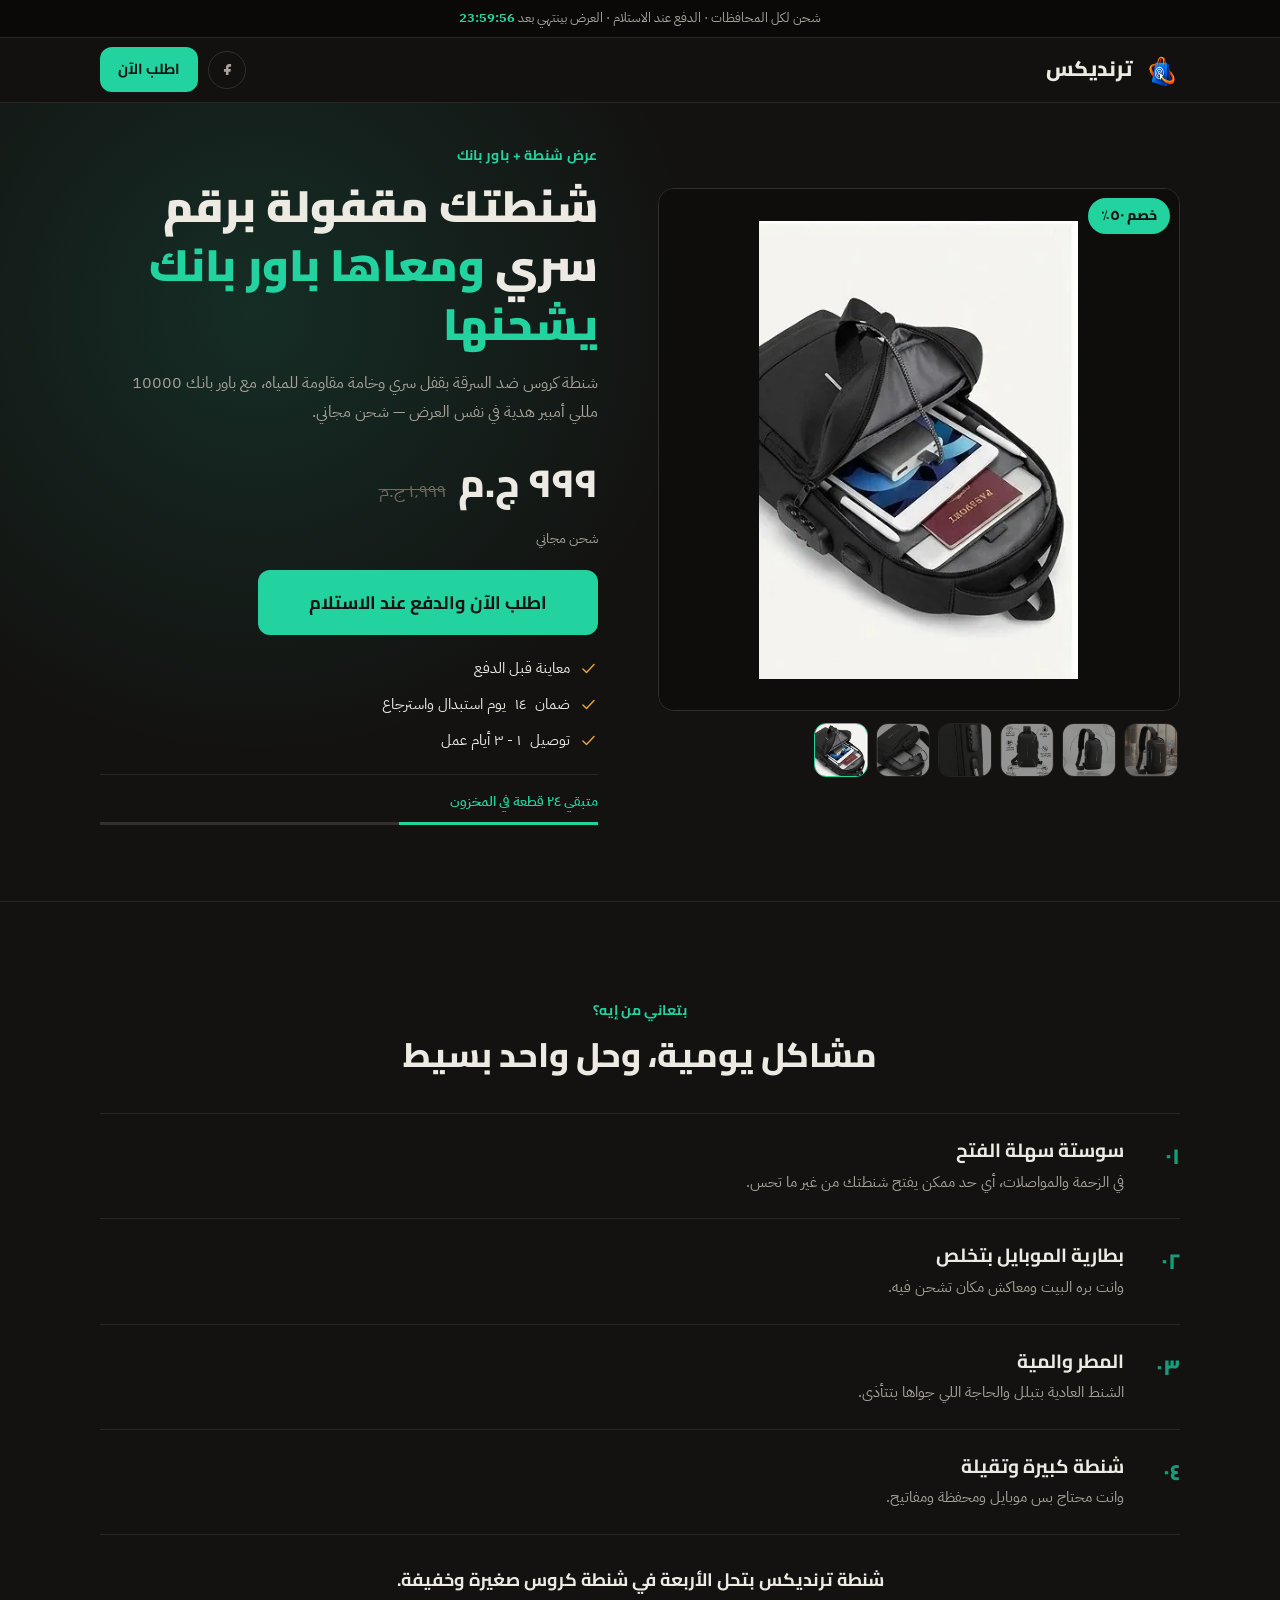
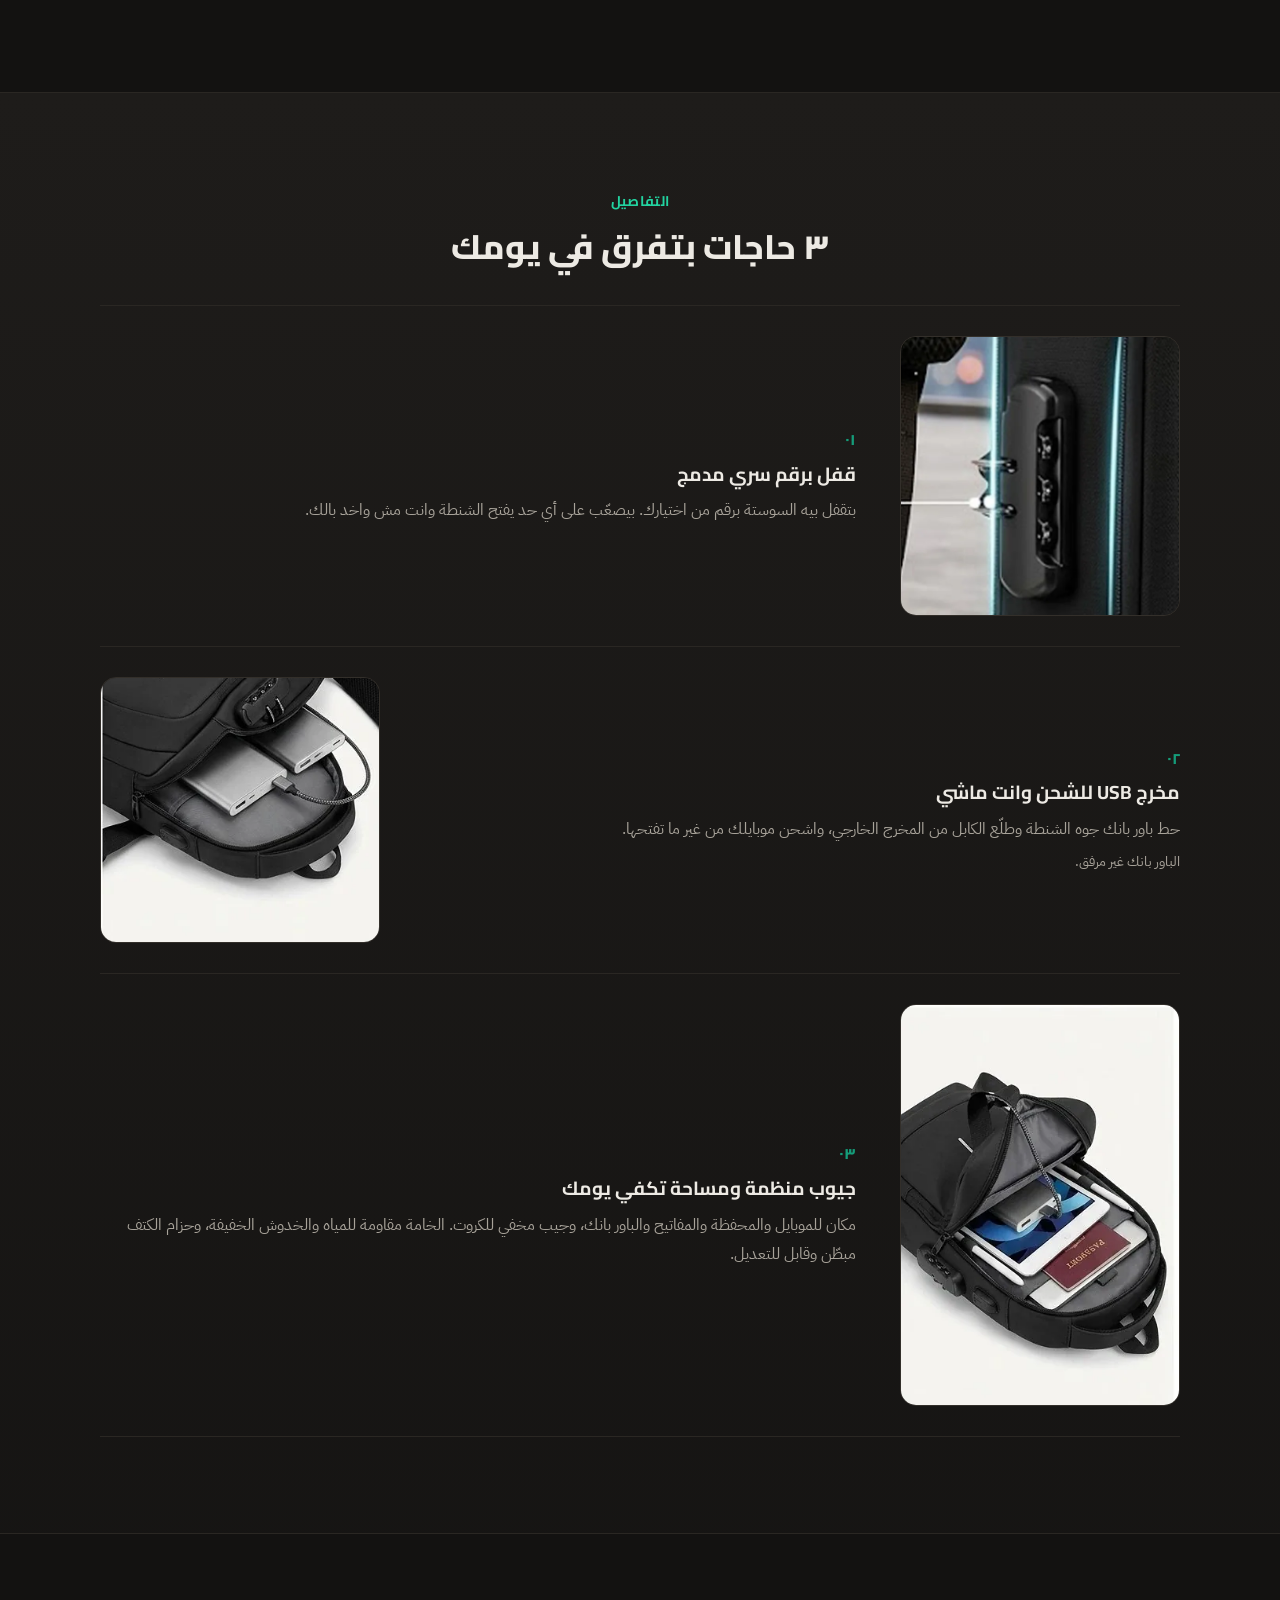
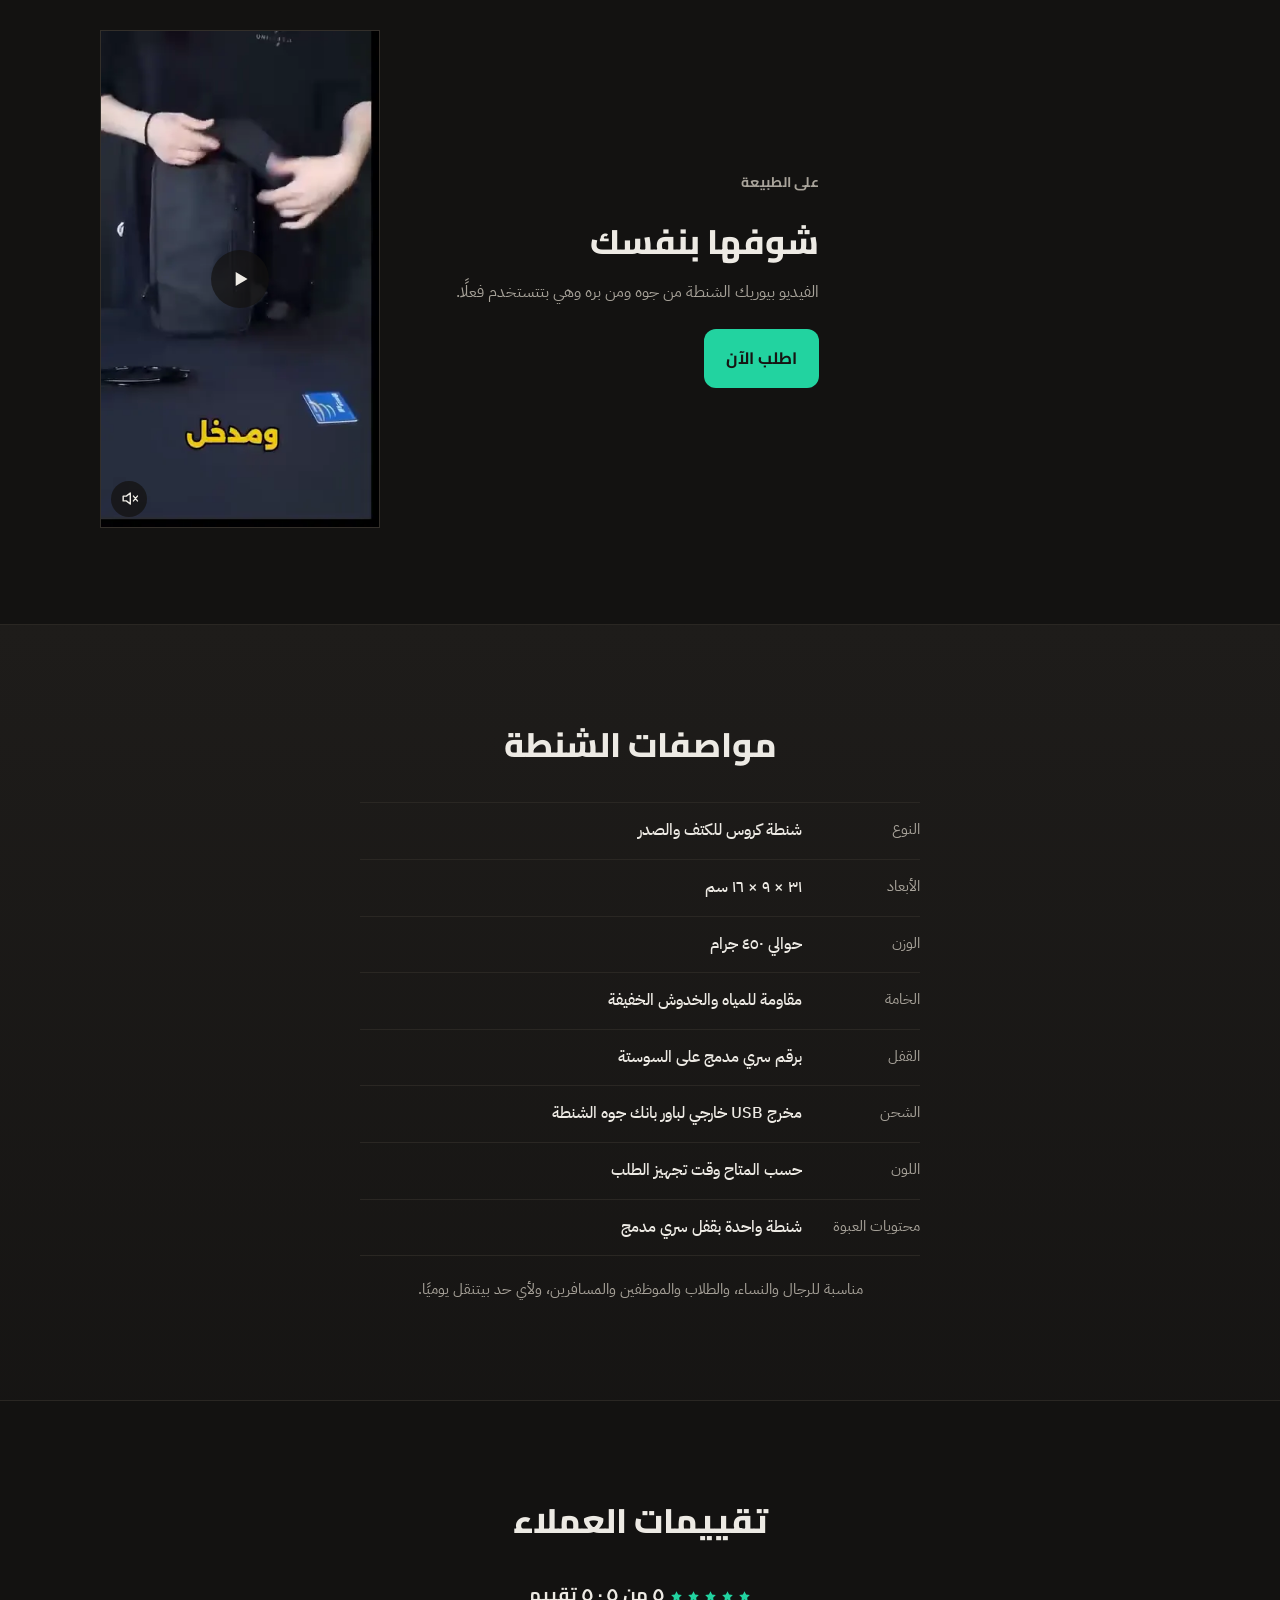
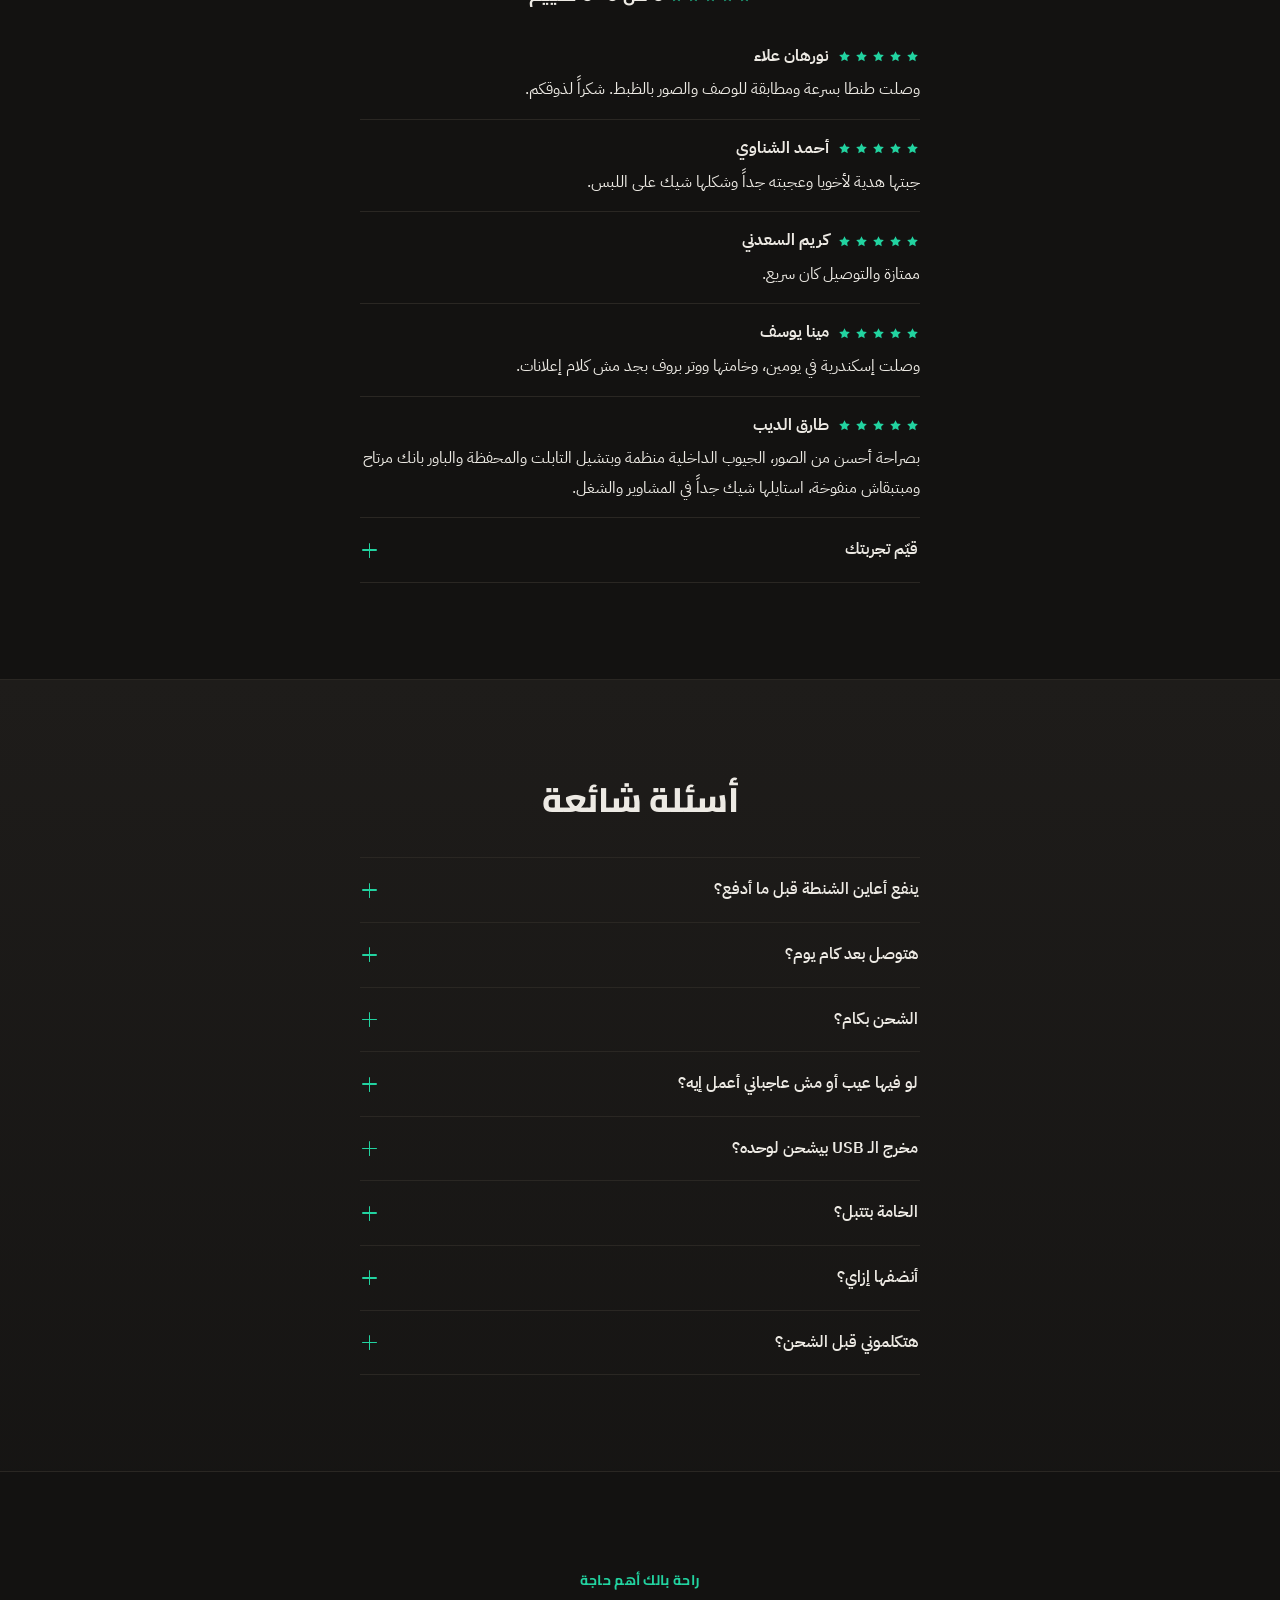
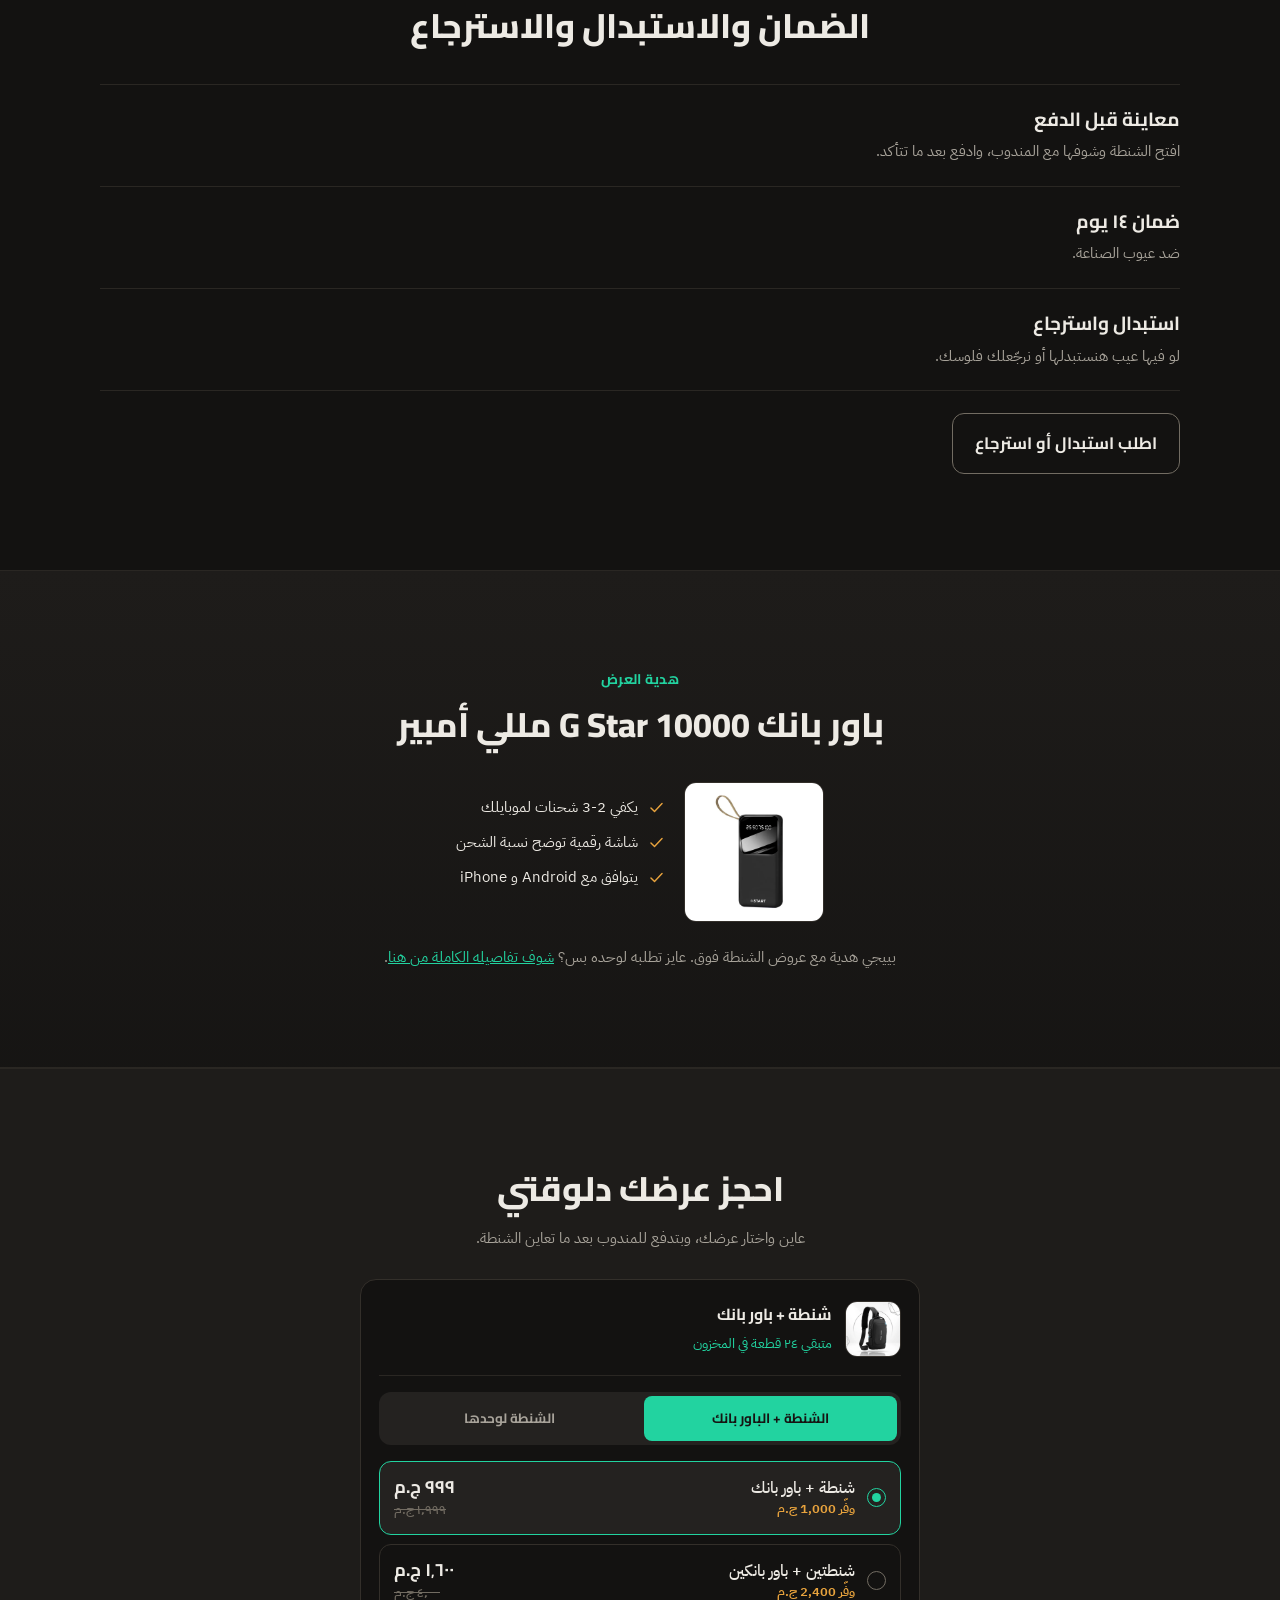
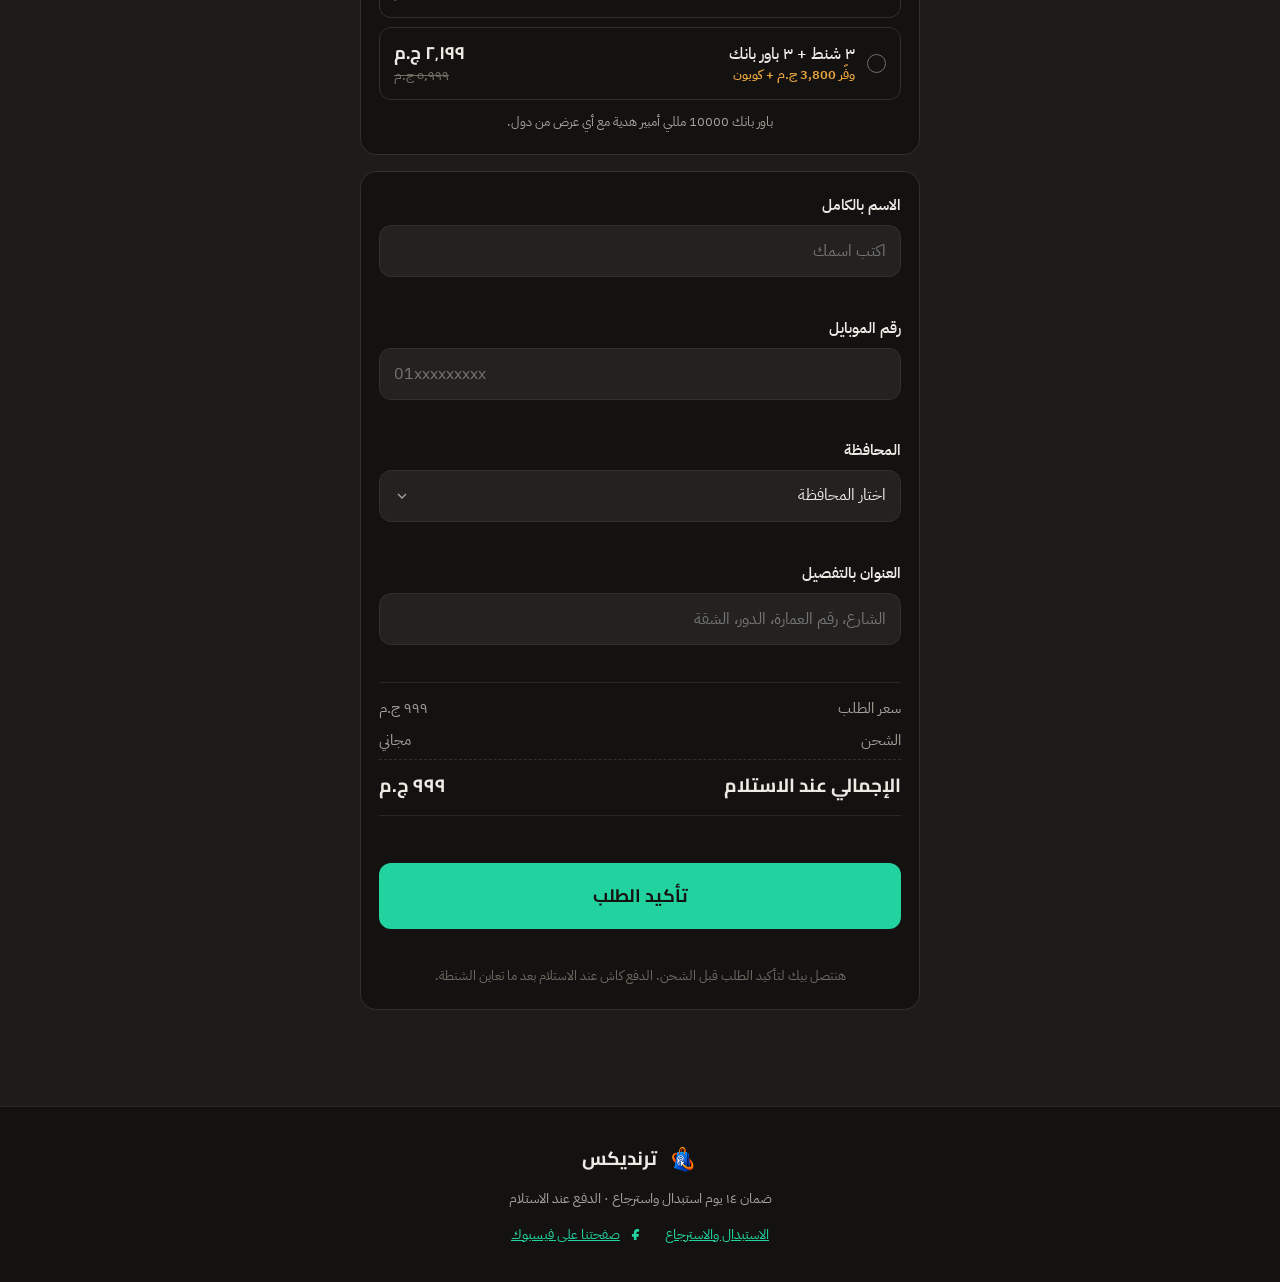
<file: index.html>
<!doctype html>
<html lang="ar" dir="rtl">
<head>
<meta charset="utf-8">
<meta name="viewport" content="width=device-width,initial-scale=1,viewport-fit=cover">
<title>ترنديكس | عرض شنطة كروس ضد السرقة + باور بانك هدية - الدفع عند الاستلام</title>
<meta name="description" content="شنطة كروس ترنديكس بقفل برقم سري ومخرج USB وخامة مقاومة للمياه. معاينة قبل الدفع وضمان استبدال واسترجاع ١٤ يوم. شحن لكل محافظات مصر.">
<meta name="robots" content="index,follow,max-image-preview:large">
<meta name="theme-color" content="#131211">
<link rel="canonical" href="https://egy-shop.github.io/Anti-theft-bag/">

<!-- أيقونة التبويب -->
<link rel="icon" href="assets/icons/favicon.ico" sizes="any">
<link rel="icon" href="assets/icons/icon-32.png" sizes="32x32" type="image/png">
<link rel="icon" href="assets/icons/icon-192.png" sizes="192x192" type="image/png">
<link rel="apple-touch-icon" href="assets/icons/apple-touch-icon.png">

<!-- المشاركة (فيسبوك / واتساب / تويتر): اللينك لازم يفضل مطابق للدومين اللي هتنشر عليه -->
<meta property="og:type" content="product">
<meta property="og:site_name" content="Trendex - ترنديكس">
<meta property="og:locale" content="ar_EG">
<meta property="og:url" content="https://egy-shop.github.io/Anti-theft-bag/">
<meta property="og:title" content="ترنديكس | عرض شنطة كروس + باور بانك هدية">
<meta property="og:description" content="شنطة كروس ضد السرقة بقفل سري + باور بانك 10000 مللي أمبير في عرض واحد، شحن مجاني، دفع عند الاستلام.">
<meta property="og:image" content="https://egy-shop.github.io/Anti-theft-bag/assets/og-image.jpg">
<meta property="og:image:width" content="1200">
<meta property="og:image:height" content="630">
<meta property="og:image:alt" content="شنطة كروس ترنديكس بقفل سري">
<meta property="product:price:amount" content="399">
<meta property="product:price:currency" content="EGP">
<meta name="twitter:card" content="summary_large_image">
<meta name="twitter:title" content="ترنديكس | شنطة كروس بقفل سري ومخرج USB">
<meta name="twitter:description" content="قفل برقم سري، مخرج USB، خامة مقاومة للمياه. الدفع عند الاستلام.">
<meta name="twitter:image" content="https://egy-shop.github.io/Anti-theft-bag/assets/og-image.jpg">

<script type="application/ld+json">
{"@context":"https://schema.org","@type":"Product","name":"شنطة كروس ضد السرقة بقفل سري ومخرج USB","description":"شنطة كروس بقفل برقم سري مدمج ومخرج USB خارجي وخامة مقاومة للمياه، أبعادها ٣١ × ٩ × ١٦ سم ووزنها حوالي ٤٥٠ جرام.","image":["https://egy-shop.github.io/Anti-theft-bag/assets/og-image.jpg"],"brand":{"@type":"Brand","name":"Trendex"},"offers":{"@type":"Offer","url":"https://egy-shop.github.io/Anti-theft-bag/","priceCurrency":"EGP","price":"399","availability":"https://schema.org/InStock","itemCondition":"https://schema.org/NewCondition","priceValidUntil":"2026-10-05","hasMerchantReturnPolicy":{"@type":"MerchantReturnPolicy","applicableCountry":"EG","returnPolicyCategory":"https://schema.org/MerchantReturnFiniteReturnWindow","merchantReturnDays":14,"returnMethod":"https://schema.org/ReturnByMail","returnFees":"https://schema.org/FreeReturn"}}}
</script>

<link rel="preconnect" href="https://fonts.googleapis.com">
<link rel="preconnect" href="https://fonts.gstatic.com" crossorigin>
<link href="https://fonts.googleapis.com/css2?family=Cairo:wght@700;800;900&family=IBM+Plex+Sans+Arabic:wght@400;500;700&display=swap" rel="stylesheet">
<link rel="preload" as="image" href="assets/img/hero-1000.webp" imagesrcset="assets/img/hero-640.webp 640w,assets/img/hero-1000.webp 1000w,assets/img/hero-1400.webp 1400w" imagesizes="(min-width:900px) 540px,92vw">
<link rel="stylesheet" href="style.css">
</head>
<body id="top">

<svg width="0" height="0" style="position:absolute" aria-hidden="true">
  <defs>
    <symbol id="i-check" viewBox="0 0 24 24"><path d="M5 12.5l4.5 4.5L19 7"/></symbol>
    <symbol id="i-play" viewBox="0 0 24 24"><path d="M8 5.5v13l11-6.5z" fill="currentColor" stroke="none"/></symbol>
    <symbol id="i-sound" viewBox="0 0 24 24"><path d="M4 9v6h4l5 4V5L8 9z"/><path d="M16.5 8.5a5 5 0 0 1 0 7M19 6a8.5 8.5 0 0 1 0 12"/></symbol>
    <symbol id="i-mute" viewBox="0 0 24 24"><path d="M4 9v6h4l5 4V5L8 9z"/><path d="M17 9l5 6M22 9l-5 6"/></symbol>
    <symbol id="i-star" viewBox="0 0 24 24"><path d="M12 3.5l2.6 5.4 5.9.8-4.3 4.1 1 5.9L12 16.9 6.8 19.7l1-5.9-4.3-4.1 5.9-.8z" fill="currentColor" stroke="none"/></symbol>
    <symbol id="i-fb" viewBox="0 0 24 24"><path d="M14 8.5h2.5V5.2h-2.5C11.7 5.2 10 6.9 10 9.2v2.3H7.5v3.3H10V19h3.3v-4.2h2.5l.5-3.3h-3v-1.8c0-.9.4-1.2 1.2-1.2z" fill="currentColor" stroke="none"/></symbol>
  </defs>
</svg>

<div class="topbar"><div class="wrap">شحن لكل المحافظات · الدفع عند الاستلام<span id="cdWrap"> · العرض بينتهي بعد <b id="cd"></b></span></div></div>

<header class="hdr">
  <div class="wrap hdr-in">
    <a class="logo" href="#top" aria-label="ترنديكس"><img src="assets/img/logo-mark.png" width="38" height="38" alt=""><span data-brand>ترنديكس</span></a>
    <div class="hdr-actions">
      <a class="icon-link" id="fbIcon" href="#" target="_blank" rel="noopener" aria-label="صفحتنا على فيسبوك" hidden><svg class="ic"><use href="#i-fb"/></svg></a>
      <a class="btn btn-sm" href="#order" data-cta>اطلب الآن</a>
    </div>
  </div>
</header>

<main>
<!-- ============ الهيرو ============ -->
<section class="hero">
  <div class="wrap hero-grid">
    <div class="gallery">
      <span class="badge" id="discBadge" hidden></span>
      <div class="slides" id="slides">
        <figure class="slide"><img src="assets/img/hero-1000.webp" srcset="assets/img/hero-640.webp 640w,assets/img/hero-1000.webp 1000w,assets/img/hero-1400.webp 1400w" sizes="(min-width:900px) 540px,92vw" width="1000" height="1000" alt="شنطة كروس ترنديكس بقفل سري ومخرج USB" fetchpriority="high" decoding="async"></figure>
        <figure class="slide"><img src="assets/img/clean-1024.webp" srcset="assets/img/clean-640.webp 640w,assets/img/clean-1024.webp 1024w" sizes="(min-width:900px) 540px,92vw" width="1024" height="1024" alt="الشنطة من الجنب مع حزام الكتف" loading="lazy" decoding="async"></figure>
        <figure class="slide fit white"><img src="assets/img/features-704.webp" width="704" height="760" alt="مميزات الشنطة" loading="lazy" decoding="async"></figure>
        <figure class="slide fit"><img src="assets/img/lock-345.webp" width="345" height="497" alt="القفل بالرقم السري ومخرج USB" loading="lazy" decoding="async"></figure>
        <figure class="slide fit"><img src="assets/img/inside1-349.webp" width="349" height="512" alt="داخل الشنطة مع باور بانك" loading="lazy" decoding="async"></figure>
        <figure class="slide fit"><img src="assets/img/inside2-354.webp" width="354" height="509" alt="مساحة الشنطة من جوه" loading="lazy" decoding="async"></figure>
      </div>
      <div class="thumbs" id="thumbs" aria-label="صور المنتج">
        <button class="on" type="button" aria-label="صورة 1"><img src="assets/img/hero-640.webp" alt="" width="56" height="56"></button>
        <button type="button" aria-label="صورة 2"><img src="assets/img/clean-640.webp" alt="" width="56" height="56" loading="lazy"></button>
        <button type="button" aria-label="صورة 3"><img src="assets/img/features-704.webp" alt="" width="56" height="56" loading="lazy"></button>
        <button type="button" aria-label="صورة 4"><img src="assets/img/lock-345.webp" alt="" width="56" height="56" loading="lazy"></button>
        <button type="button" aria-label="صورة 5"><img src="assets/img/inside1-349.webp" alt="" width="56" height="56" loading="lazy"></button>
        <button type="button" aria-label="صورة 6"><img src="assets/img/inside2-354.webp" alt="" width="56" height="56" loading="lazy"></button>
      </div>
    </div>

    <div class="hero-copy">
      <p class="eyebrow">عرض شنطة + باور بانك</p>
      <h1>شنطتك مقفولة برقم سري <span class="hl">ومعاها باور بانك يشحنها</span></h1>
      <p class="lead">شنطة كروس ضد السرقة بقفل سري وخامة مقاومة للمياه، مع باور بانك 10000 مللي أمبير هدية في نفس العرض — شحن مجاني.</p>
      <div class="price"><b id="price"></b><s id="old"></s></div>
      <p class="shipnote" id="shipnote"></p>
      <a class="btn btn-lg" href="#order" data-cta>اطلب الآن والدفع عند الاستلام</a>
      <ul class="trust">
        <li><i><svg class="ic"><use href="#i-check"/></svg></i>معاينة قبل الدفع</li>
        <li><i><svg class="ic"><use href="#i-check"/></svg></i>ضمان <span data-warranty></span> يوم استبدال واسترجاع</li>
        <li><i><svg class="ic"><use href="#i-check"/></svg></i>توصيل <span data-delivery></span></li>
      </ul>
      <div class="stock"><span id="stockTxt"></span><div class="bar"><i id="stockBar"></i></div></div>
    </div>
  </div>
</section>

<!-- ============ المشكلة ============ -->
<section class="sec">
  <div class="wrap">
    <p class="eyebrow">بتعاني من إيه؟</p>
    <h2>مشاكل يومية، وحل واحد بسيط</h2>
    <ol class="plist">
      <li><span class="n">٠١</span><div><h3>سوستة سهلة الفتح</h3><p>في الزحمة والمواصلات، أي حد ممكن يفتح شنطتك من غير ما تحس.</p></div></li>
      <li><span class="n">٠٢</span><div><h3>بطارية الموبايل بتخلص</h3><p>وانت بره البيت ومعاكش مكان تشحن فيه.</p></div></li>
      <li><span class="n">٠٣</span><div><h3>المطر والمية</h3><p>الشنط العادية بتبلل والحاجة اللي جواها بتتأذى.</p></div></li>
      <li><span class="n">٠٤</span><div><h3>شنطة كبيرة وتقيلة</h3><p>وانت محتاج بس موبايل ومحفظة ومفاتيح.</p></div></li>
    </ol>
    <p class="solve">شنطة ترنديكس بتحل الأربعة في شنطة كروس صغيرة وخفيفة.</p>
  </div>
</section>

<!-- ============ المميزات (تفاصيل حقيقية) ============ -->
<section class="sec panel">
  <div class="wrap">
    <p class="eyebrow">التفاصيل</p>
    <h2>٣ حاجات بتفرق في يومك</h2>

    <article class="frow">
      <figure class="fimg"><img src="assets/img/detail-lock-600.webp" width="600" height="600" alt="قفل الرقم السري المدمج في الشنطة" loading="lazy" decoding="async"></figure>
      <div class="ftxt">
        <span class="fnum">٠١</span>
        <h3>قفل برقم سري مدمج</h3>
        <p>بتقفل بيه السوستة برقم من اختيارك. بيصعّب على أي حد يفتح الشنطة وانت مش واخد بالك.</p>
      </div>
    </article>

    <article class="frow">
      <figure class="fimg"><img src="assets/img/detail-usb-349.webp" width="349" height="332" alt="مخرج USB وباور بانك جوه الشنطة" loading="lazy" decoding="async"></figure>
      <div class="ftxt">
        <span class="fnum">٠٢</span>
        <h3>مخرج USB للشحن وانت ماشي</h3>
        <p>حط باور بانك جوه الشنطة وطلّع الكابل من المخرج الخارجي، واشحن موبايلك من غير ما تفتحها.</p>
        <p class="note">الباور بانك غير مرفق.</p>
      </div>
    </article>

    <article class="frow">
      <figure class="fimg"><img src="assets/img/inside2-354.webp" width="354" height="509" alt="جيوب منظمة داخل الشنطة" loading="lazy" decoding="async"></figure>
      <div class="ftxt">
        <span class="fnum">٠٣</span>
        <h3>جيوب منظمة ومساحة تكفي يومك</h3>
        <p>مكان للموبايل والمحفظة والمفاتيح والباور بانك، وجيب مخفي للكروت. الخامة مقاومة للمياه والخدوش الخفيفة، وحزام الكتف مبطّن وقابل للتعديل.</p>
      </div>
    </article>
  </div>
</section>

<!-- ============ الفيديو ============ -->
<section class="sec">
  <div class="wrap vid-grid">
    <div class="vid-copy">
      <p class="eyebrow">على الطبيعة</p>
      <h2>شوفها بنفسك</h2>
      <p>الفيديو بيوريك الشنطة من جوه ومن بره وهي بتتستخدم فعلًا.</p>
      <a class="btn" href="#order" data-cta>اطلب الآن</a>
    </div>
    <div class="phone">
      <video id="vid" muted loop playsinline preload="none" poster="assets/video/poster.webp" width="360" height="640">
        <source src="assets/video/demo.mp4" type="video/mp4">
      </video>
      <button class="vplay" id="vplay" type="button" aria-label="تشغيل الفيديو"><svg class="ic"><use href="#i-play"/></svg></button>
      <button class="vsound" id="vsound" type="button" aria-label="تشغيل الصوت"><svg class="ic"><use href="#i-mute"/></svg></button>
    </div>
  </div>
</section>

<!-- ============ المواصفات ============ -->
<section class="sec panel">
  <div class="wrap narrow">
    <h2>مواصفات الشنطة</h2>
    <dl class="specs">
      <div><dt>النوع</dt><dd>شنطة كروس للكتف والصدر</dd></div>
      <div><dt>الأبعاد</dt><dd>٣١ × ٩ × ١٦ سم</dd></div>
      <div><dt>الوزن</dt><dd>حوالي ٤٥٠ جرام</dd></div>
      <div><dt>الخامة</dt><dd>مقاومة للمياه والخدوش الخفيفة</dd></div>
      <div><dt>القفل</dt><dd>برقم سري مدمج على السوستة</dd></div>
      <div><dt>الشحن</dt><dd>مخرج USB خارجي لباور بانك جوه الشنطة</dd></div>
      <div><dt>اللون</dt><dd>حسب المتاح وقت تجهيز الطلب</dd></div>
      <div><dt>محتويات العبوة</dt><dd>شنطة واحدة بقفل سري مدمج</dd></div>
    </dl>
    <p class="for">مناسبة للرجال والنساء، والطلاب والموظفين والمسافرين، ولأي حد بيتنقل يوميًا.</p>
  </div>
</section>

<!-- ============ التقييمات ============ -->
<section class="sec">
  <div class="wrap narrow">
    <h2>تقييمات العملاء</h2>
    <div id="revSum" class="rev-sum" hidden></div>
    <div id="revList"></div>
    <p id="revEmpty" class="muted">لسه مفيش تقييمات. اطلب الشنطة وقولنا رأيك بعد ما تجرّبها.</p>
    <div class="acc">
      <button class="acc-q" type="button" aria-expanded="false">قيّم تجربتك<span class="pm"></span></button>
      <div class="acc-a"><div>
        <form id="rf" class="rf" novalidate>
          <input name="rname" placeholder="اسمك" autocomplete="name" aria-label="اسمك" required>
          <select name="stars" aria-label="التقييم"><option value="5">٥ نجوم</option><option value="4">٤ نجوم</option><option value="3">٣ نجوم</option><option value="2">نجمتين</option><option value="1">نجمة</option></select>
          <input name="rtext" placeholder="اكتب رأيك في الشنطة" aria-label="رأيك" required>
          <button class="btn" type="submit">ابعت التقييم</button>
        </form>
      </div></div>
    </div>
  </div>
</section>

<!-- ============ الأسئلة ============ -->
<section class="sec panel">
  <div class="wrap narrow">
    <h2>أسئلة شائعة</h2>
    <div class="faq">
      <div class="acc"><button class="acc-q" type="button" aria-expanded="false">ينفع أعاين الشنطة قبل ما أدفع؟<span class="pm"></span></button><div class="acc-a"><div><p>أيوه، الدفع عند الاستلام بعد ما تعاين الشنطة وتتأكد منها.</p></div></div></div>
      <div class="acc"><button class="acc-q" type="button" aria-expanded="false">هتوصل بعد كام يوم؟<span class="pm"></span></button><div class="acc-a"><div><p>التوصيل لكل المحافظات خلال <span data-delivery></span>.</p></div></div></div>
      <div class="acc"><button class="acc-q" type="button" aria-expanded="false">الشحن بكام؟<span class="pm"></span></button><div class="acc-a"><div><p id="faqShip"></p></div></div></div>
      <div class="acc"><button class="acc-q" type="button" aria-expanded="false">لو فيها عيب أو مش عاجباني أعمل إيه؟<span class="pm"></span></button><div class="acc-a"><div><p>في ضمان <span data-warranty></span> يوم استبدال واسترجاع ضد عيوب الصناعة. تقدر تقدّم الطلب من رابط الاستبدال والاسترجاع اللي تحت.</p></div></div></div>
      <div class="acc"><button class="acc-q" type="button" aria-expanded="false">مخرج الـ USB بيشحن لوحده؟<span class="pm"></span></button><div class="acc-a"><div><p>لأ. هو مخرج بتوصّل بيه باور بانك من جوه الشنطة عشان تشحن موبايلك وانت ماشي. الباور بانك مش مرفق.</p></div></div></div>
      <div class="acc"><button class="acc-q" type="button" aria-expanded="false">الخامة بتتبل؟<span class="pm"></span></button><div class="acc-a"><div><p>مقاومة للمياه لكن مش مخصصة للغمر. لو اتبلت جففها كويس، ومتغسلهاش في الغسالة.</p></div></div></div>
      <div class="acc"><button class="acc-q" type="button" aria-expanded="false">أنضفها إزاي؟<span class="pm"></span></button><div class="acc-a"><div><p>بقطعة قماش مبلولة عند الحاجة، وابعدها عن الأدوات الحادة، وتأكد إن السوستة والقفل مقفولين بعد الاستخدام.</p></div></div></div>
      <div class="acc"><button class="acc-q" type="button" aria-expanded="false">هتكلموني قبل الشحن؟<span class="pm"></span></button><div class="acc-a"><div><p>أيوه، بنتصل بيك على الرقم اللي كتبته لتأكيد الطلب قبل الشحن. خلّي موبايلك متاح.</p></div></div></div>
    </div>
  </div>
</section>

<!-- ============ الضمان ============ -->
<section class="sec">
  <div class="wrap">
    <p class="eyebrow">راحة بالك أهم حاجة</p>
    <h2>الضمان والاستبدال والاسترجاع</h2>
    <div class="gcols">
      <div><h3>معاينة قبل الدفع</h3><p>افتح الشنطة وشوفها مع المندوب، وادفع بعد ما تتأكد.</p></div>
      <div><h3>ضمان <span data-warranty></span> يوم</h3><p>ضد عيوب الصناعة.</p></div>
      <div><h3>استبدال واسترجاع</h3><p>لو فيها عيب هنستبدلها أو نرجّعلك فلوسك.</p></div>
    </div>
    <a class="btn btn-ghost" id="retBtn" href="#" target="_blank" rel="noopener" hidden>اطلب استبدال أو استرجاع</a>
  </div>
</section>

<!-- ============ الباور بانك اللي جوه العرض ============ -->
<section class="sec panel">
  <div class="wrap narrow">
    <p class="eyebrow">هدية العرض</p>
    <h2>باور بانك G Star 10000 مللي أمبير</h2>
    <div class="pb-teaser">
      <img src="assets/powerbank/pb-front-800.webp" width="140" height="140" alt="باور بانك G Star" loading="lazy">
      <ul class="trust">
        <li><i><svg class="ic"><use href="#i-check"/></svg></i>يكفي 2-3 شحنات لموبايلك</li>
        <li><i><svg class="ic"><use href="#i-check"/></svg></i>شاشة رقمية توضح نسبة الشحن</li>
        <li><i><svg class="ic"><use href="#i-check"/></svg></i>يتوافق مع Android و iPhone</li>
      </ul>
    </div>
    <p class="pb-teaser-note">بييجي هدية مع عروض الشنطة فوق. عايز تطلبه لوحده بس؟ <a href="powerbank.html">شوف تفاصيله الكاملة من هنا</a>.</p>
  </div>
</section>

<!-- ============ الطلب (خطوتين) ============ -->
<section class="sec order-sec" id="order">
  <div class="wrap narrow">
    <h2>احجز عرضك دلوقتي</h2>
    <p class="order-sub">عاين واختار عرضك، وبتدفع للمندوب بعد ما تعاين الشنطة.</p>

    <div class="offer-card">
      <div class="fhead">
        <img src="assets/img/clean-640.webp" width="60" height="60" alt="" loading="lazy">
        <div><b id="fheadTitle">شنطة + باور بانك</b><span id="formStock"></span></div>
      </div>

      <div class="mode-switch" role="tablist" aria-label="نوع الطلب">
        <button type="button" class="on" id="modeBundle" role="tab" aria-selected="true">الشنطة + الباور بانك</button>
        <button type="button" id="modeBagOnly" role="tab" aria-selected="false">الشنطة لوحدها</button>
      </div>

      <fieldset class="offers" id="offers"><legend>اختار العرض</legend></fieldset>
      <p class="mode-note" id="modeNote"></p>
    </div>

    <form id="f" class="form" novalidate>
      <div class="fld"><label for="fullname">الاسم بالكامل</label><input id="fullname" name="fullname" autocomplete="name" enterkeyhint="next" placeholder="اكتب اسمك"><small class="ferr" id="e-name"></small></div>
      <div class="fld"><label for="phone">رقم الموبايل</label><input id="phone" name="phone" type="tel" inputmode="numeric" autocomplete="tel" enterkeyhint="next" placeholder="01xxxxxxxxx" maxlength="16"><small class="ferr" id="e-phone"></small></div>
      <div class="fld"><label for="gov">المحافظة</label><select id="gov" name="gov" autocomplete="address-level1"><option value="">اختار المحافظة</option></select><small class="ferr" id="e-gov"></small></div>
      <div class="fld"><label for="address">العنوان بالتفصيل</label><input id="address" name="address" autocomplete="street-address" enterkeyhint="done" placeholder="الشارع، رقم العمارة، الدور، الشقة"><small class="ferr" id="e-address"></small></div>

      <div class="sumbox">
        <div class="row"><span>سعر الطلب</span><span id="sPrice"></span></div>
        <div class="row"><span>الشحن</span><span id="sShip"></span></div>
        <div class="row tot"><span>الإجمالي عند الاستلام</span><span id="sTotal"></span></div>
      </div>

      <div class="ferr form-err" id="err" role="alert"></div>
      <button class="btn btn-lg" id="go" type="submit">تأكيد الطلب</button>
      <p class="fine">هنتصل بيك لتأكيد الطلب قبل الشحن. الدفع كاش عند الاستلام بعد ما تعاين الشنطة.</p>
      <input class="hp" name="hp" tabindex="-1" autocomplete="off" aria-hidden="true">
    </form>
  </div>
</section>
</main>

<div class="notify" id="orderNotify" hidden role="status">
  <span class="notify-dot"></span>
  <div class="notify-txt">
    <b id="notifyName"></b>
    <span id="notifyDetail"></span>
  </div>
  <button class="toast-close" id="notifyClose" type="button" aria-label="إغلاق">×</button>
</div>

<footer class="foot">
  <div class="wrap">
    <div class="foot-brand"><img src="assets/img/logo-mark.png" width="32" height="32" alt=""><b data-brand>ترنديكس</b></div>
    <p>ضمان <span data-warranty></span> يوم استبدال واسترجاع · الدفع عند الاستلام</p>
    <p class="flinks"><a id="fRet" href="#" target="_blank" rel="noopener" hidden>الاستبدال والاسترجاع</a><a id="fFb" class="icon-link-inline" href="#" target="_blank" rel="noopener" hidden><svg class="ic"><use href="#i-fb"/></svg> صفحتنا على فيسبوك</a></p>
  </div>
</footer>

<div class="sticky" id="sticky">
  <div><small>الإجمالي شامل الشحن</small><b id="stickyPrice"></b></div>
  <a class="btn" href="#order" data-cta>اطلب الآن</a>
</div>

<script src="config.js"></script>
<script src="tracking.js"></script>
<script src="script.js" defer></script>
</body>
</html>
</file>
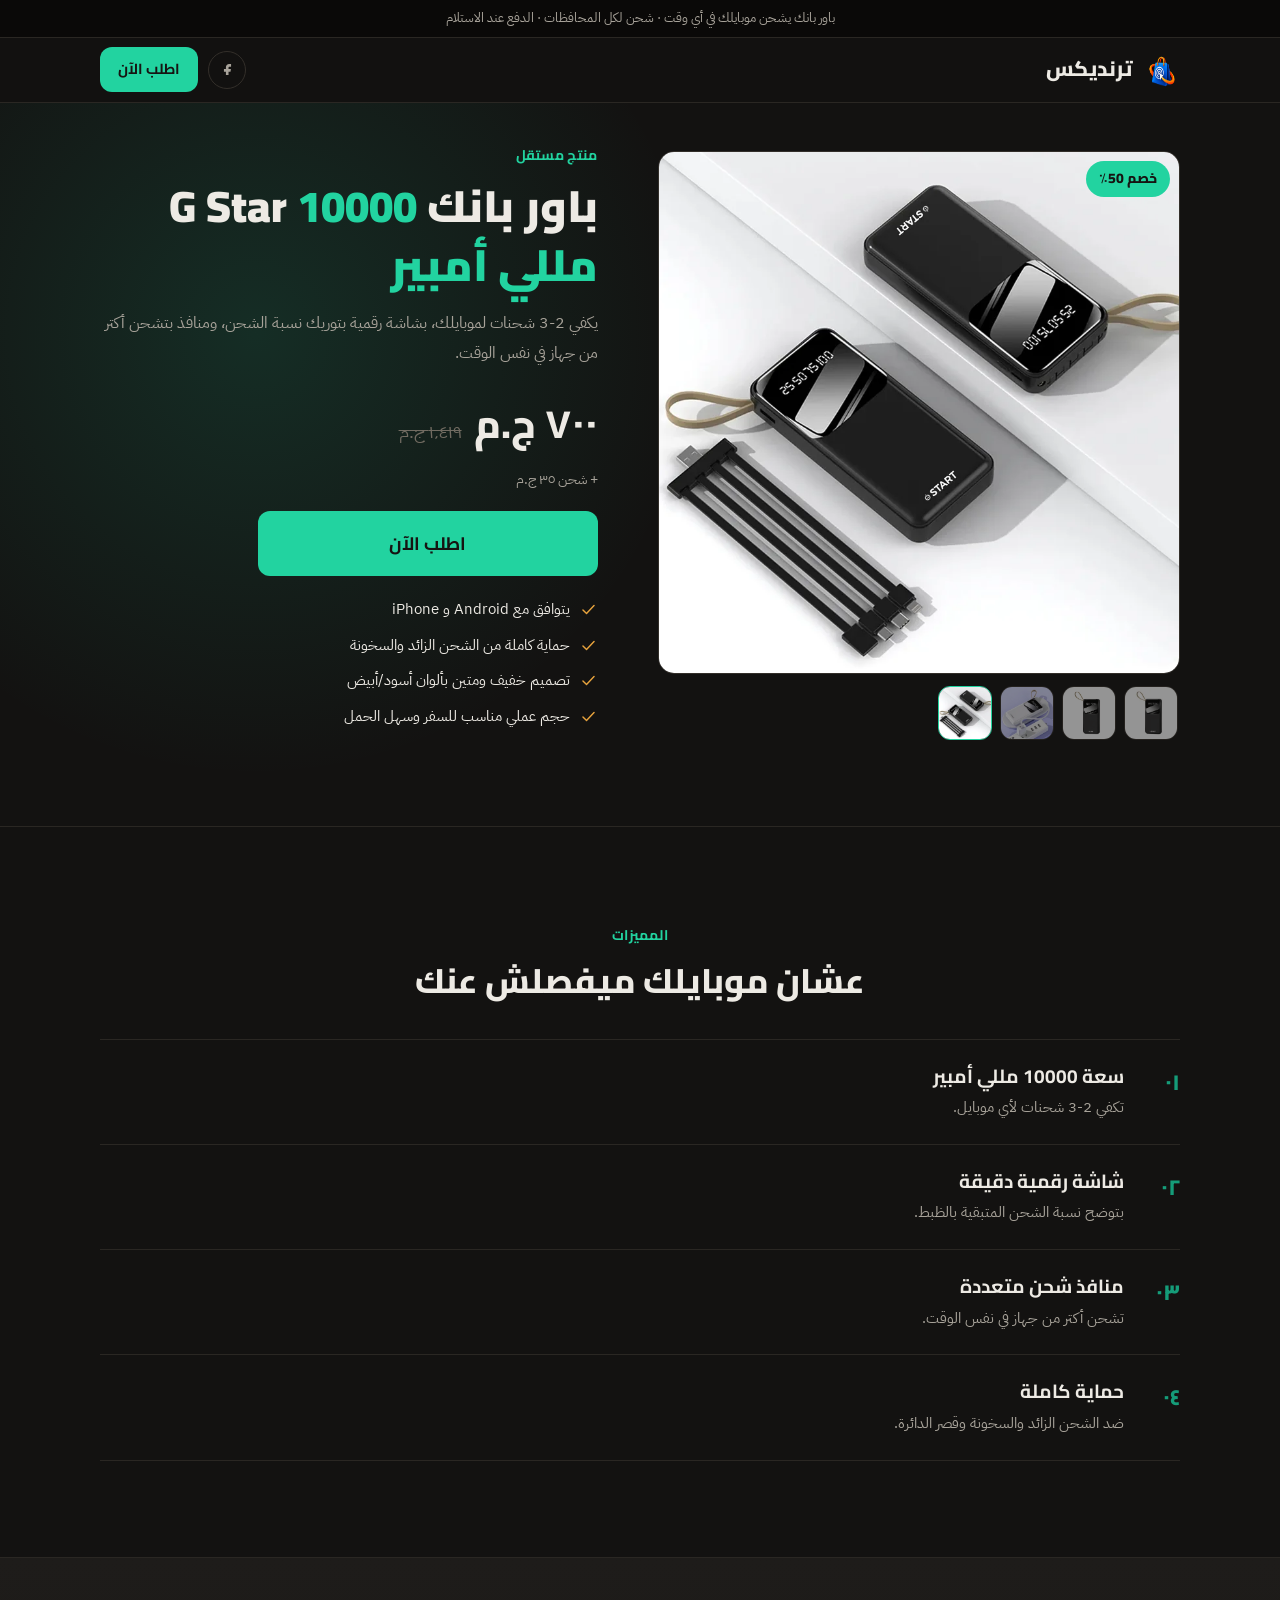
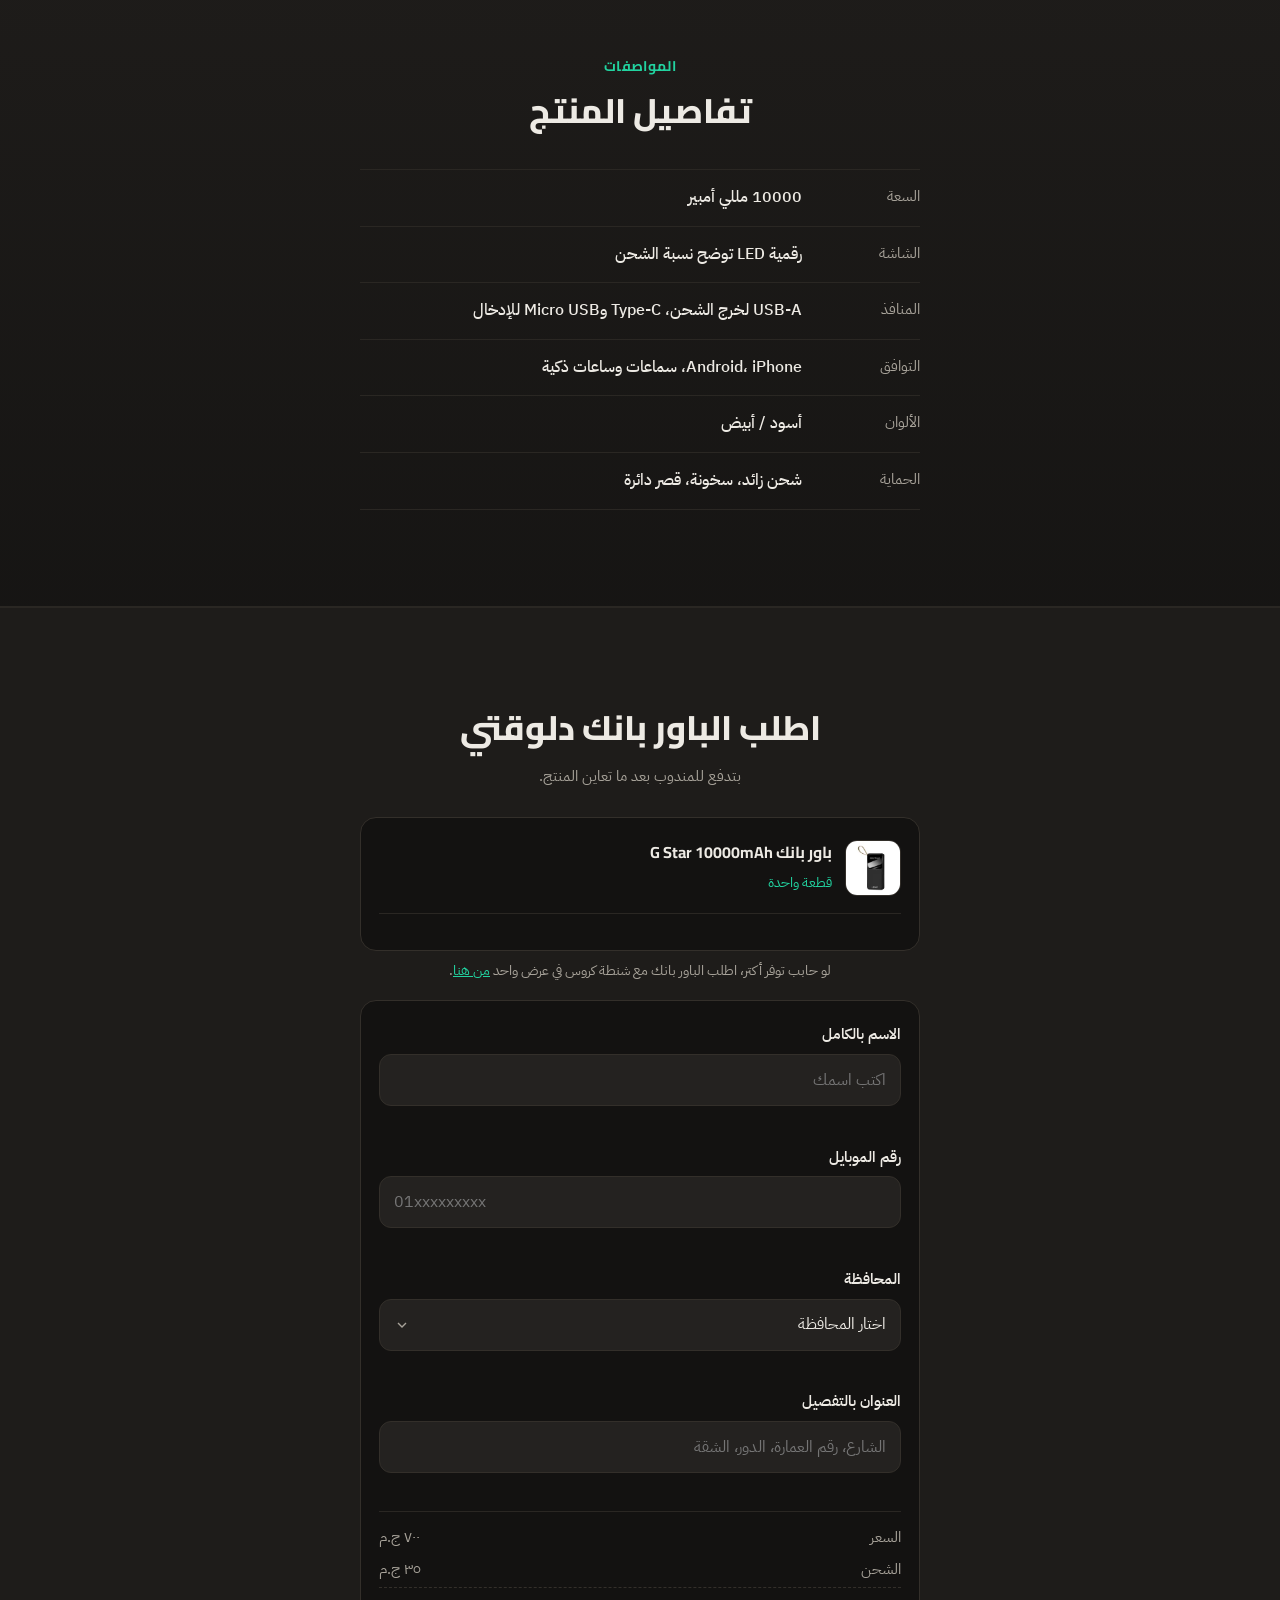
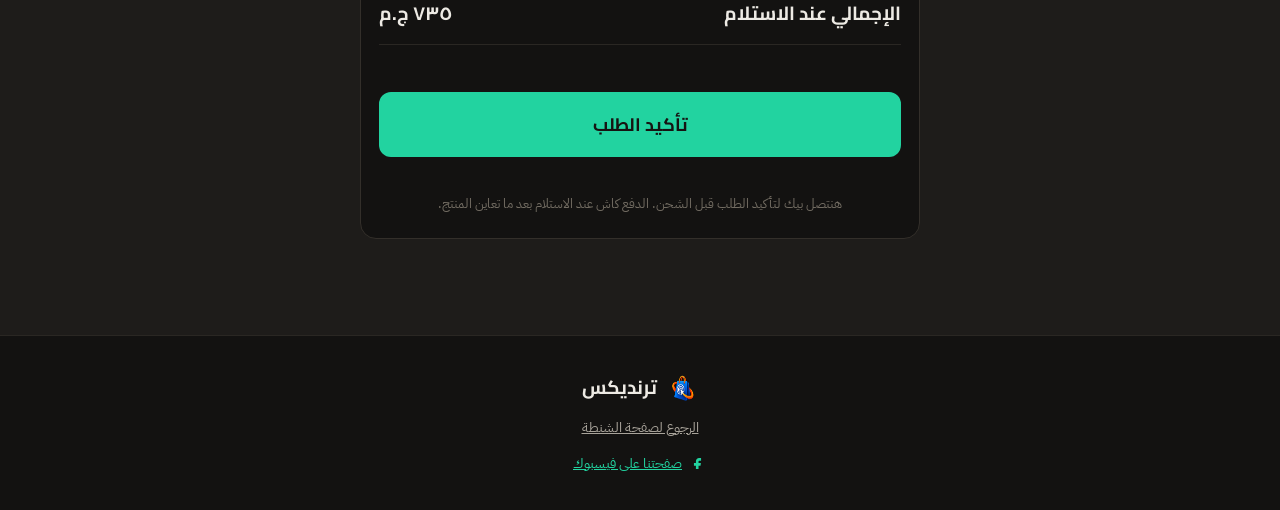
<file: powerbank.html>
<!doctype html>
<html lang="ar" dir="rtl">
<head>
<meta charset="utf-8">
<meta name="viewport" content="width=device-width,initial-scale=1,viewport-fit=cover">
<title>باور بانك G Star 10000 مللي أمبير | ترنديكس</title>
<meta name="description" content="باور بانك G Star سعة 10000 مللي أمبير بشاشة رقمية ومنافذ شحن متعددة، بخصم 50% لما تضيفه مع شنطة ترنديكس.">
<meta name="robots" content="index,follow,max-image-preview:large">
<meta name="theme-color" content="#131211">
<link rel="canonical" href="https://egy-shop.github.io/Anti-theft-bag/powerbank.html">

<link rel="icon" href="assets/icons/favicon.ico" sizes="any">
<link rel="icon" href="assets/icons/icon-32.png" sizes="32x32" type="image/png">
<link rel="icon" href="assets/icons/icon-192.png" sizes="192x192" type="image/png">
<link rel="apple-touch-icon" href="assets/icons/apple-touch-icon.png">

<link rel="preconnect" href="https://fonts.googleapis.com">
<link rel="preconnect" href="https://fonts.gstatic.com" crossorigin>
<link href="https://fonts.googleapis.com/css2?family=Cairo:wght@700;800;900&family=IBM+Plex+Sans+Arabic:wght@400;500;700&display=swap" rel="stylesheet">
<link rel="stylesheet" href="style.css">
</head>
<body id="top">

<svg width="0" height="0" style="position:absolute" aria-hidden="true">
  <defs>
    <symbol id="i-check" viewBox="0 0 24 24"><path d="M5 12.5l4.5 4.5L19 7"/></symbol>
    <symbol id="i-fb" viewBox="0 0 24 24"><path d="M14 8.5h2.5V5.2h-2.5C11.7 5.2 10 6.9 10 9.2v2.3H7.5v3.3H10V19h3.3v-4.2h2.5l.5-3.3h-3v-1.8c0-.9.4-1.2 1.2-1.2z" fill="currentColor" stroke="none"/></symbol>
  </defs>
</svg>

<div class="topbar"><div class="wrap">باور بانك يشحن موبايلك في أي وقت · شحن لكل المحافظات · الدفع عند الاستلام</div></div>

<header class="hdr">
  <div class="wrap hdr-in">
    <a class="logo" href="index.html" aria-label="ترنديكس"><img src="assets/img/logo-mark.png" width="38" height="38" alt=""><span data-brand>ترنديكس</span></a>
    <div class="hdr-actions">
      <a class="icon-link" id="fbIcon" href="#" target="_blank" rel="noopener" aria-label="صفحتنا على فيسبوك" hidden><svg class="ic"><use href="#i-fb"/></svg></a>
      <a class="btn btn-sm" href="#order">اطلب الآن</a>
    </div>
  </div>
</header>

<main>
<section class="hero">
  <div class="wrap hero-grid">
    <div class="gallery">
      <span class="badge" id="discBadge">خصم 50٪</span>
      <div class="slides" id="slides">
        <figure class="slide fit white"><img src="assets/powerbank/pb-front-800.webp" width="800" height="800" alt="باور بانك G Star 10000 مللي أمبير" fetchpriority="high" decoding="async"></figure>
        <figure class="slide fit white"><img src="assets/powerbank/pb-black-700.webp" width="700" height="700" alt="باور بانك G Star باللون الأسود" loading="lazy" decoding="async"></figure>
        <figure class="slide"><img src="assets/powerbank/pb-charging-700.webp" width="700" height="700" alt="الباور بانك وهو بيشحن أكتر من جهاز" loading="lazy" decoding="async"></figure>
        <figure class="slide"><img src="assets/powerbank/pb-2up-800.webp" width="800" height="800" alt="باور بانك G Star بالألوان المتاحة مع كابل الشحن" loading="lazy" decoding="async"></figure>
      </div>
      <div class="thumbs" id="thumbs" aria-label="صور الباور بانك">
        <button class="on" type="button" aria-label="صورة 1"><img src="assets/powerbank/pb-front-thumb.webp" alt="" width="56" height="56"></button>
        <button type="button" aria-label="صورة 2"><img src="assets/powerbank/pb-black-700.webp" alt="" width="56" height="56" loading="lazy"></button>
        <button type="button" aria-label="صورة 3"><img src="assets/powerbank/pb-charging-thumb.webp" alt="" width="56" height="56" loading="lazy"></button>
        <button type="button" aria-label="صورة 4"><img src="assets/powerbank/pb-2up-thumb.webp" alt="" width="56" height="56" loading="lazy"></button>
      </div>
    </div>

    <div class="hero-copy">
      <p class="eyebrow">منتج مستقل</p>
      <h1>باور بانك G Star <span class="hl">10000 مللي أمبير</span></h1>
      <p class="lead">يكفي 2-3 شحنات لموبايلك، بشاشة رقمية بتوريك نسبة الشحن، ومنافذ بتشحن أكتر من جهاز في نفس الوقت.</p>
      <div class="price"><b id="price"></b><s id="old"></s></div>
      <p class="shipnote" id="shipnote"></p>
      <a class="btn btn-lg" href="#order">اطلب الآن</a>
      <ul class="trust">
        <li><i><svg class="ic"><use href="#i-check"/></svg></i>يتوافق مع Android و iPhone</li>
        <li><i><svg class="ic"><use href="#i-check"/></svg></i>حماية كاملة من الشحن الزائد والسخونة</li>
        <li><i><svg class="ic"><use href="#i-check"/></svg></i>تصميم خفيف ومتين بألوان أسود/أبيض</li>
        <li><i><svg class="ic"><use href="#i-check"/></svg></i>حجم عملي مناسب للسفر وسهل الحمل</li>
      </ul>
    </div>
  </div>
</section>

<section class="sec">
  <div class="wrap">
    <p class="eyebrow">المميزات</p>
    <h2>عشان موبايلك ميفصلش عنك</h2>
    <ol class="plist">
      <li><span class="n">٠١</span><div><h3>سعة 10000 مللي أمبير</h3><p>تكفي 2-3 شحنات لأي موبايل.</p></div></li>
      <li><span class="n">٠٢</span><div><h3>شاشة رقمية دقيقة</h3><p>بتوضح نسبة الشحن المتبقية بالظبط.</p></div></li>
      <li><span class="n">٠٣</span><div><h3>منافذ شحن متعددة</h3><p>تشحن أكتر من جهاز في نفس الوقت.</p></div></li>
      <li><span class="n">٠٤</span><div><h3>حماية كاملة</h3><p>ضد الشحن الزائد والسخونة وقصر الدائرة.</p></div></li>
    </ol>
  </div>
</section>

<section class="sec panel">
  <div class="wrap narrow">
    <p class="eyebrow">المواصفات</p>
    <h2>تفاصيل المنتج</h2>
    <dl class="specs">
      <div><dt>السعة</dt><dd>10000 مللي أمبير</dd></div>
      <div><dt>الشاشة</dt><dd>رقمية LED توضح نسبة الشحن</dd></div>
      <div><dt>المنافذ</dt><dd>USB-A لخرج الشحن، Type-C وMicro USB للإدخال</dd></div>
      <div><dt>التوافق</dt><dd>Android، iPhone، سماعات وساعات ذكية</dd></div>
      <div><dt>الألوان</dt><dd>أسود / أبيض</dd></div>
      <div><dt>الحماية</dt><dd>شحن زائد، سخونة، قصر دائرة</dd></div>
    </dl>
  </div>
</section>

<!-- ============ الطلب ============ -->
<section class="sec order-sec" id="order">
  <div class="wrap narrow">
    <h2>اطلب الباور بانك دلوقتي</h2>
    <p class="order-sub">بتدفع للمندوب بعد ما تعاين المنتج.</p>

    <div class="offer-card">
      <div class="fhead">
        <img src="assets/powerbank/pb-front-thumb.webp" width="60" height="60" alt="" loading="lazy">
        <div><b>باور بانك G Star 10000mAh</b><span id="pbNote">قطعة واحدة</span></div>
      </div>
    </div>
    <p class="pb-cross-note">لو حابب توفر أكتر، اطلب الباور بانك مع شنطة كروس في عرض واحد <a href="index.html#order">من هنا</a>.</p>

    <form id="f" class="form" novalidate>
      <div class="fld"><label for="fullname">الاسم بالكامل</label><input id="fullname" name="fullname" autocomplete="name" enterkeyhint="next" placeholder="اكتب اسمك"><small class="ferr" id="e-name"></small></div>
      <div class="fld"><label for="phone">رقم الموبايل</label><input id="phone" name="phone" type="tel" inputmode="numeric" autocomplete="tel" enterkeyhint="next" placeholder="01xxxxxxxxx" maxlength="16"><small class="ferr" id="e-phone"></small></div>
      <div class="fld"><label for="gov">المحافظة</label><select id="gov" name="gov" autocomplete="address-level1"><option value="">اختار المحافظة</option></select><small class="ferr" id="e-gov"></small></div>
      <div class="fld"><label for="address">العنوان بالتفصيل</label><input id="address" name="address" autocomplete="street-address" enterkeyhint="done" placeholder="الشارع، رقم العمارة، الدور، الشقة"><small class="ferr" id="e-address"></small></div>

      <div class="sumbox">
        <div class="row"><span>السعر</span><span id="sPrice"></span></div>
        <div class="row"><span>الشحن</span><span id="sShip"></span></div>
        <div class="row tot"><span>الإجمالي عند الاستلام</span><span id="sTotal"></span></div>
      </div>

      <div class="ferr form-err" id="err" role="alert"></div>
      <button class="btn btn-lg" id="go" type="submit">تأكيد الطلب</button>
      <p class="fine">هنتصل بيك لتأكيد الطلب قبل الشحن. الدفع كاش عند الاستلام بعد ما تعاين المنتج.</p>
      <input class="hp" name="hp" tabindex="-1" autocomplete="off" aria-hidden="true">
    </form>
  </div>
</section>
</main>

<footer class="foot">
  <div class="wrap">
    <div class="foot-brand"><img src="assets/img/logo-mark.png" width="32" height="32" alt=""><b data-brand>ترنديكس</b></div>
    <p><a href="index.html">الرجوع لصفحة الشنطة</a></p>
    <p class="flinks"><a id="fFb" class="icon-link-inline" href="#" target="_blank" rel="noopener" hidden><svg class="ic"><use href="#i-fb"/></svg> صفحتنا على فيسبوك</a></p>
  </div>
</footer>

<div class="sticky" id="sticky">
  <div><small>الإجمالي شامل الشحن</small><b id="stickyPrice"></b></div>
  <a class="btn" href="#order">اطلب الآن</a>
</div>

<script src="config.js"></script>
<script src="tracking.js"></script>
<script>
(function () {
  'use strict';
  var C = window.CONFIG, TX = window.TX, addon = C.addon;
  var $ = function (s) { return document.querySelector(s); };
  var $$ = function (s) { return Array.prototype.slice.call(document.querySelectorAll(s)); };
  var num = function (n) { return Number(n).toLocaleString('ar-EG'); };
  var fmt = function (n) { return num(n) + ' ج.م'; };
  var esc = function (s) { return String(s).replace(/[&<>"]/g, function (c) { return { '&': '&amp;', '<': '&lt;', '>': '&gt;', '"': '&quot;' }[c]; }); };
  var digits = function (s) { return s.replace(/[٠-٩]/g, function (d) { return '٠١٢٣٤٥٦٧٨٩'.indexOf(d); }); };
  var okPhone = function (p) { return /^01[0125]\d{8}$/.test(p); };
  var q = new URLSearchParams(location.search);
  var src = ['utm_source', 'utm_campaign', 'utm_content'].map(function (k) { return q.get(k); }).filter(Boolean).join('|') || (q.get('fbclid') ? 'fb' : 'direct');

  $$('[data-brand]').forEach(function (e) { e.textContent = C.brand; });
  if (C.facebookUrl) { ['#fFb', '#fbIcon'].forEach(function (s) { var a = $(s); a.href = C.facebookUrl; a.hidden = false; }); }

  if (!addon) { document.body.innerHTML = '<p style="padding:40px;text-align:center">المنتج ده مش متاح حاليًا.</p>'; return; }

  var total = addon.price + (addon.ship || 0);
  $('#price').textContent = fmt(addon.price);
  if (addon.old) $('#old').textContent = fmt(addon.old);
  $('#shipnote').textContent = addon.ship ? '+ شحن ' + fmt(addon.ship) : 'شحن مجاني';
  $('#sPrice').textContent = fmt(addon.price);
  $('#sShip').textContent = addon.ship ? fmt(addon.ship) : 'مجاني';
  $('#sTotal').textContent = fmt(total);
  $('#stickyPrice').textContent = fmt(total);

  /* ---------- معرض الصور ---------- */
  var slides = $$('.slide'), thumbs = $$('#thumbs button'), box = $('#slides');
  thumbs.forEach(function (t, i) {
    t.addEventListener('click', function () { slides[i].scrollIntoView({ behavior: 'smooth', inline: 'center', block: 'nearest' }); });
  });
  if ('IntersectionObserver' in window) {
    var gio = new IntersectionObserver(function (es) {
      es.forEach(function (e) {
        if (e.isIntersecting) { var i = slides.indexOf(e.target); thumbs.forEach(function (t, k) { t.classList.toggle('on', k === i); }); }
      });
    }, { root: box, threshold: .6 });
    slides.forEach(function (s) { gio.observe(s); });
  }
  if ('IntersectionObserver' in window) {
    new IntersectionObserver(function (es) { $('#sticky').classList.toggle('off', es[0].isIntersecting); }, { threshold: .12 }).observe($('#order'));
  }

  /* ---------- الفورم ---------- */
  var GOV = 'القاهرة الجيزة الإسكندرية القليوبية الشرقية الدقهلية الغربية المنوفية البحيرة كفر_الشيخ دمياط بورسعيد الإسماعيلية السويس الفيوم بني_سويف المنيا أسيوط سوهاج قنا الأقصر أسوان البحر_الأحمر الوادي_الجديد مطروح شمال_سيناء جنوب_سيناء'.split(' ');
  $('#gov').insertAdjacentHTML('beforeend', GOV.map(function (g) { g = g.replace('_', ' '); return '<option>' + g + '</option>'; }).join(''));

  var f = $('#f');
  function setErr(id, msg) { $('#e-' + id).textContent = msg || ''; }
  function val(id) { return f.elements[id].value.trim(); }

  var started = false, leadSent = false;
  function maybeLead() {
    var p = digits(val('phone'));
    if (okPhone(p) && !leadSent) { leadSent = true; TX.send({ type: 'lead', name: val('fullname'), phone: p, src: src }); TX.track('Lead'); }
  }
  f.elements.fullname.addEventListener('focus', function () { if (!started) { started = true; TX.track('InitiateCheckout', { currency: 'EGP', value: total }); } });
  f.elements.phone.addEventListener('change', maybeLead);

  f.addEventListener('submit', function (e) {
    e.preventDefault();
    ['name', 'phone', 'gov', 'address'].forEach(function (id) { setErr(id); });
    $('#err').textContent = '';
    if (f.elements.hp.value) return;
    var name = val('fullname'), phone = digits(val('phone')), gov = val('gov'), addr = val('address'), ok = true;
    if (name.length < 3) { setErr('name', 'اكتب اسمك بالكامل'); ok = false; }
    if (!okPhone(phone)) { setErr('phone', 'اكتب رقم موبايل صحيح من ١١ رقم'); ok = false; }
    if (!gov) { setErr('gov', 'اختار المحافظة'); ok = false; }
    if (addr.length < 8) { setErr('address', 'اكتب العنوان بالتفصيل'); ok = false; }
    if (!ok) return;
    maybeLead();

    var id = 'TX' + Date.now().toString(36).toUpperCase();
    var btn = $('#go'); btn.disabled = true; btn.textContent = 'جاري تسجيل الطلب…';
    var offerLabel = addon.name || 'باور بانك (لوحده)';

    TX.send({ type: 'order', id: id, name: name, phone: phone, gov: gov, address: addr, offer: offerLabel, qty: 1, addon: 0, ship: addon.ship || 0, total: total, coupon: '', src: src })
      .then(function () {
        var p = new URLSearchParams({ id: id, total: total, offer: offerLabel, phone: phone });
        location.href = 'thanks.html?' + p.toString();
      })
      .catch(function () {
        btn.disabled = false; btn.textContent = 'تأكيد الطلب';
        $('#err').textContent = 'حصلت مشكلة في الاتصال. تأكد من النت وجرّب تاني.';
      });
  });

  TX.track('ViewContent', { content_name: addon.name || 'باور بانك', currency: 'EGP', value: addon.price });
})();
</script>
</body>
</html>
</file>
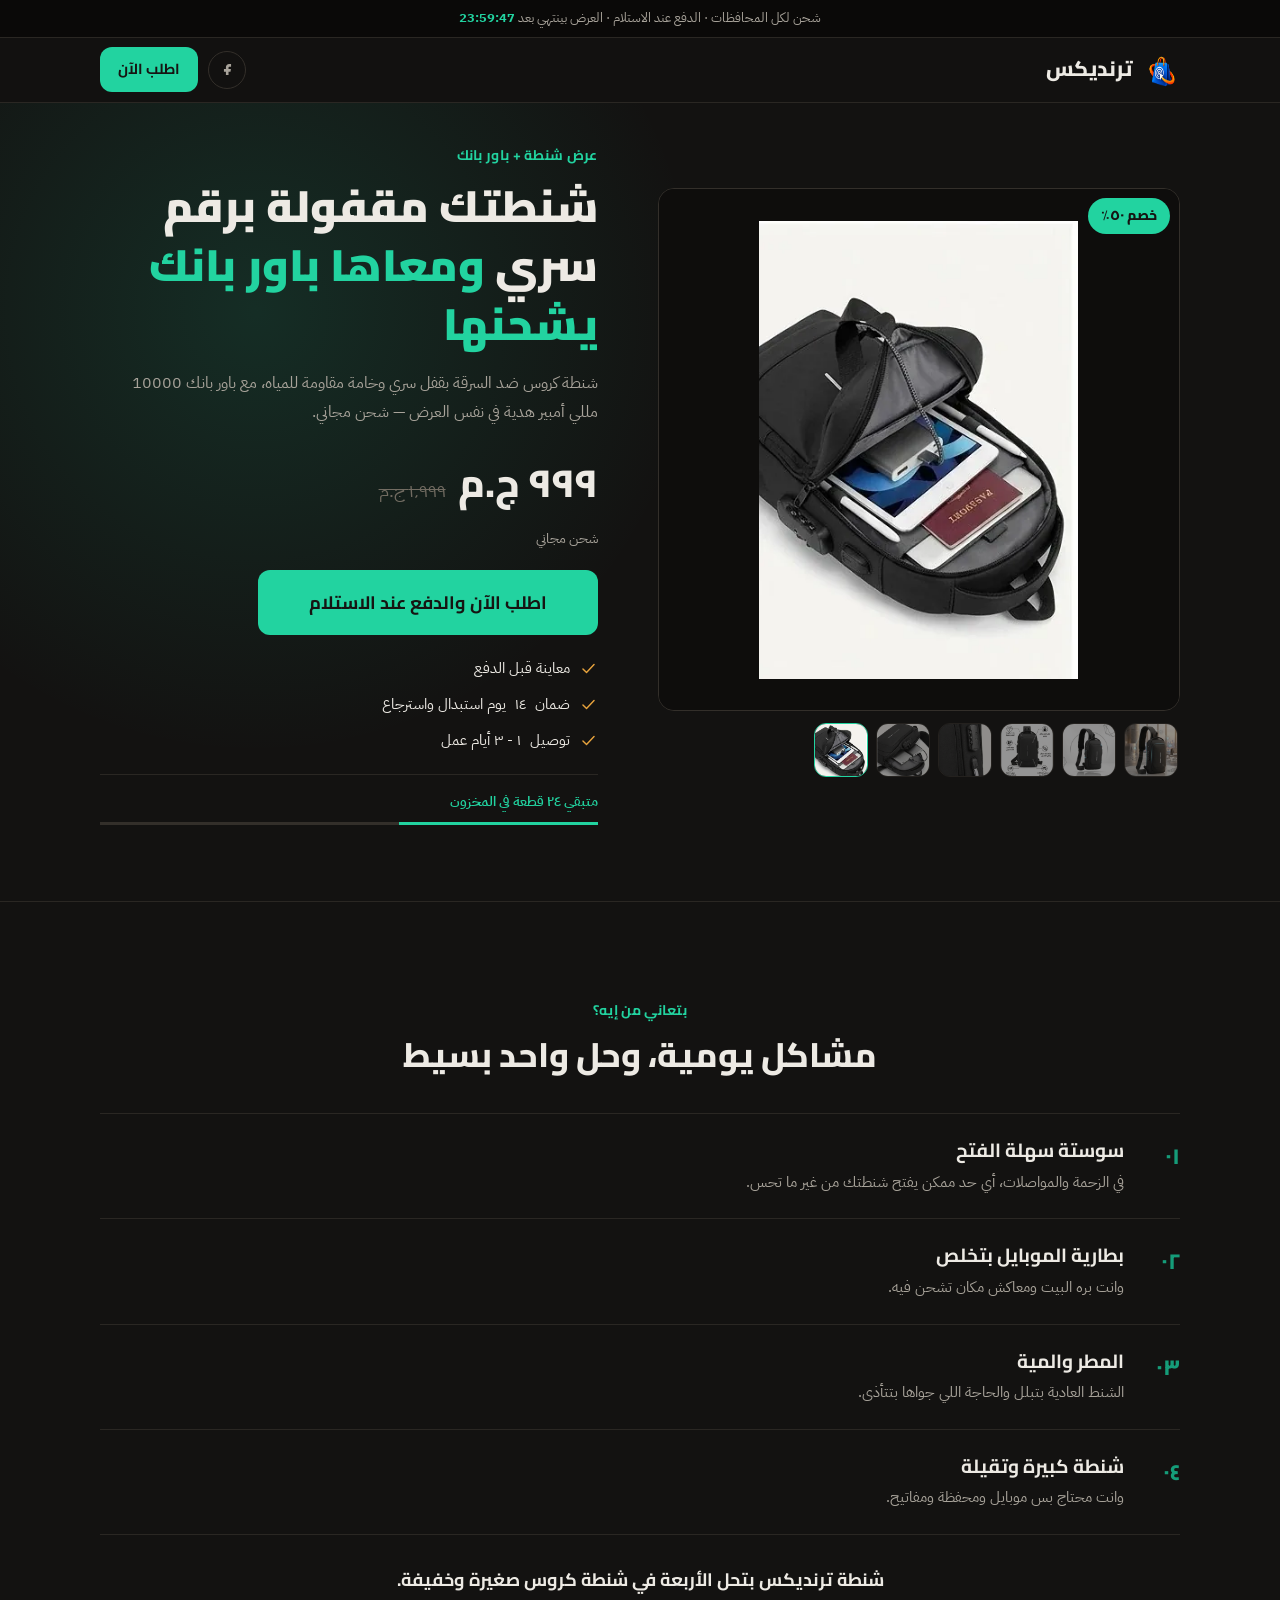
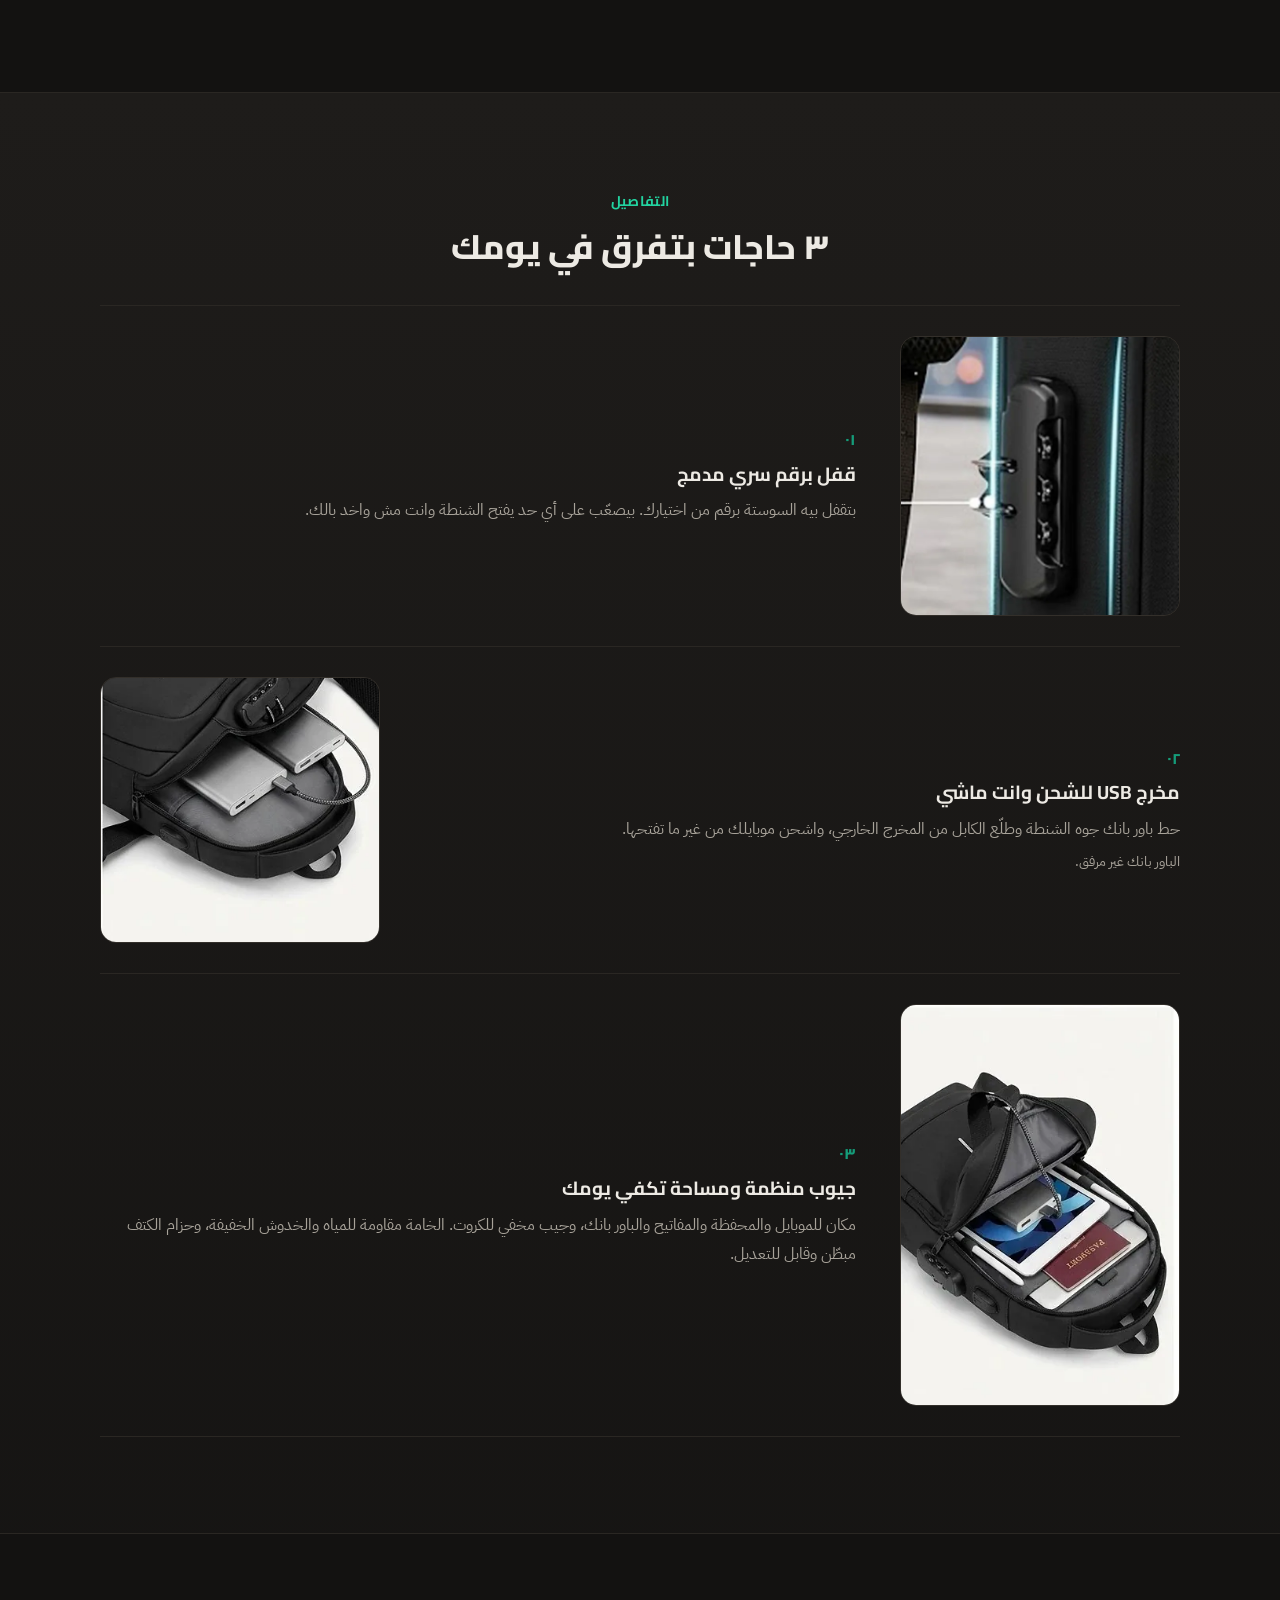
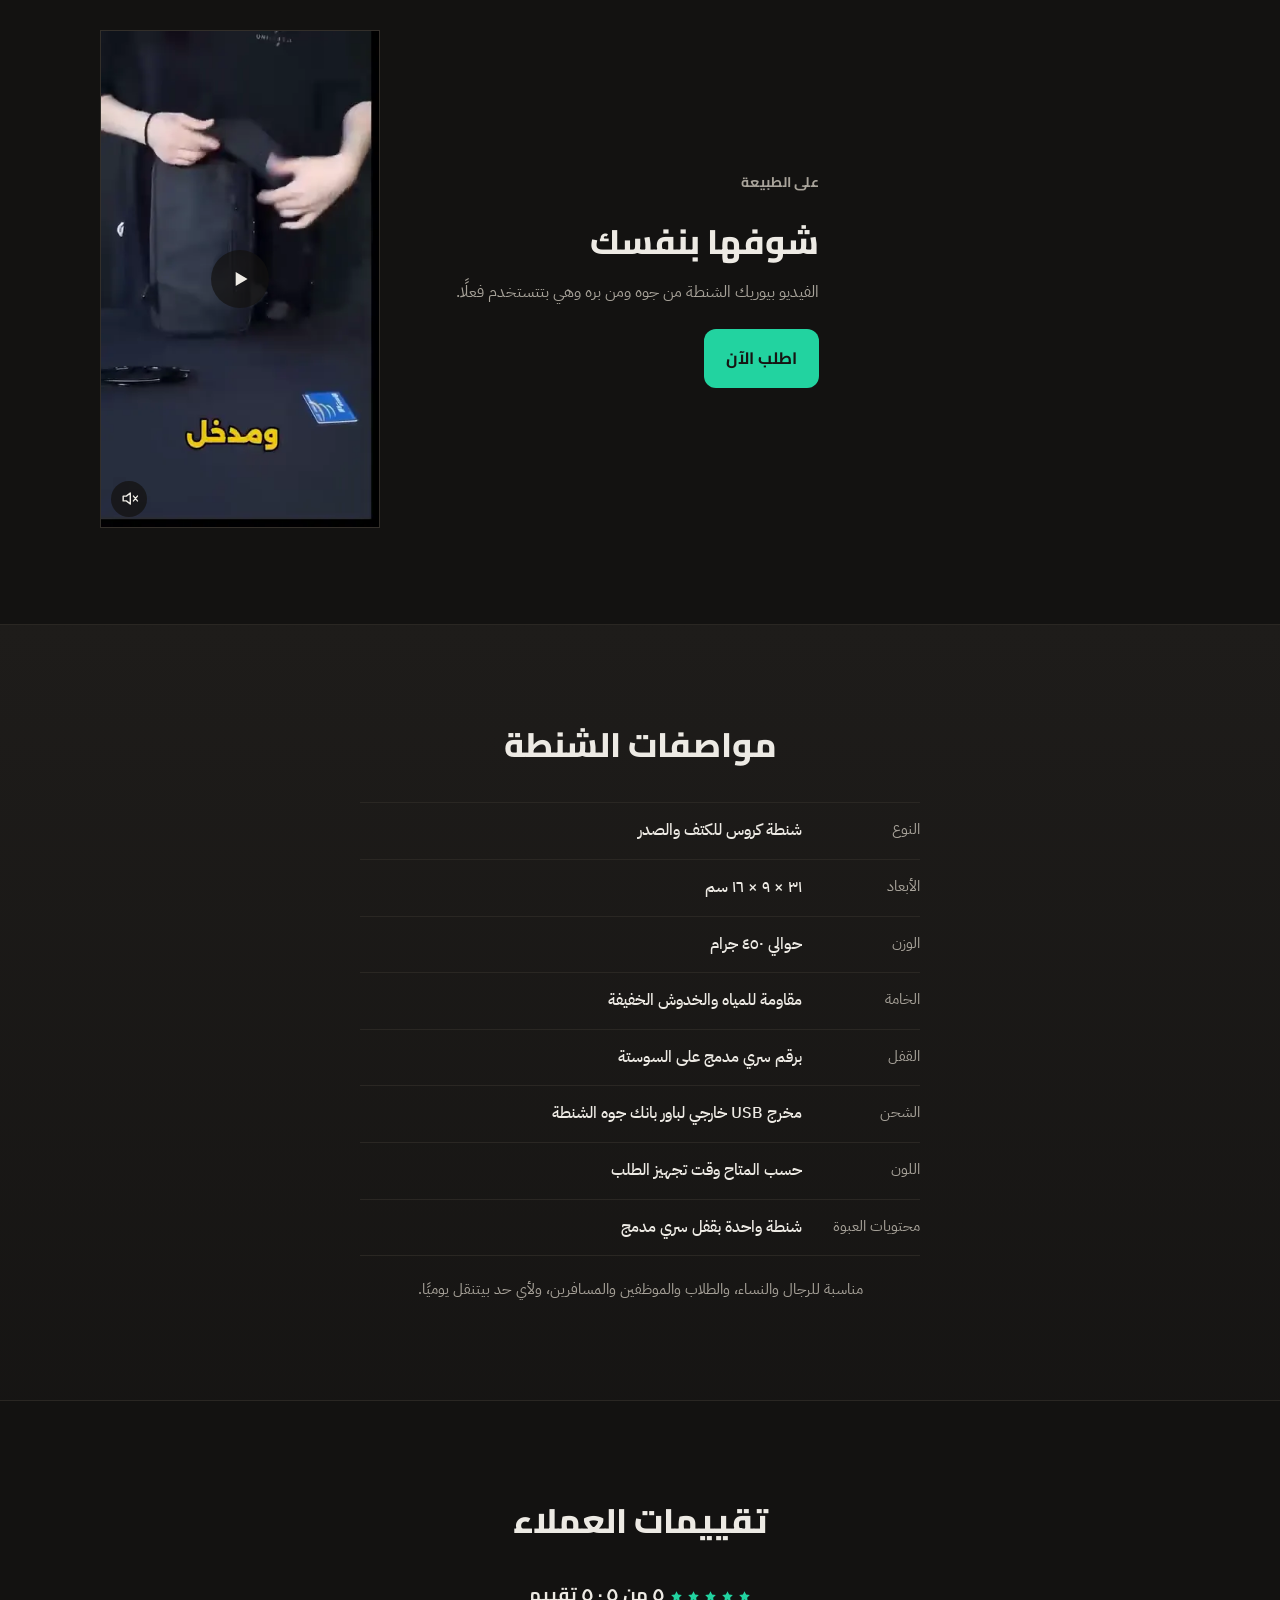
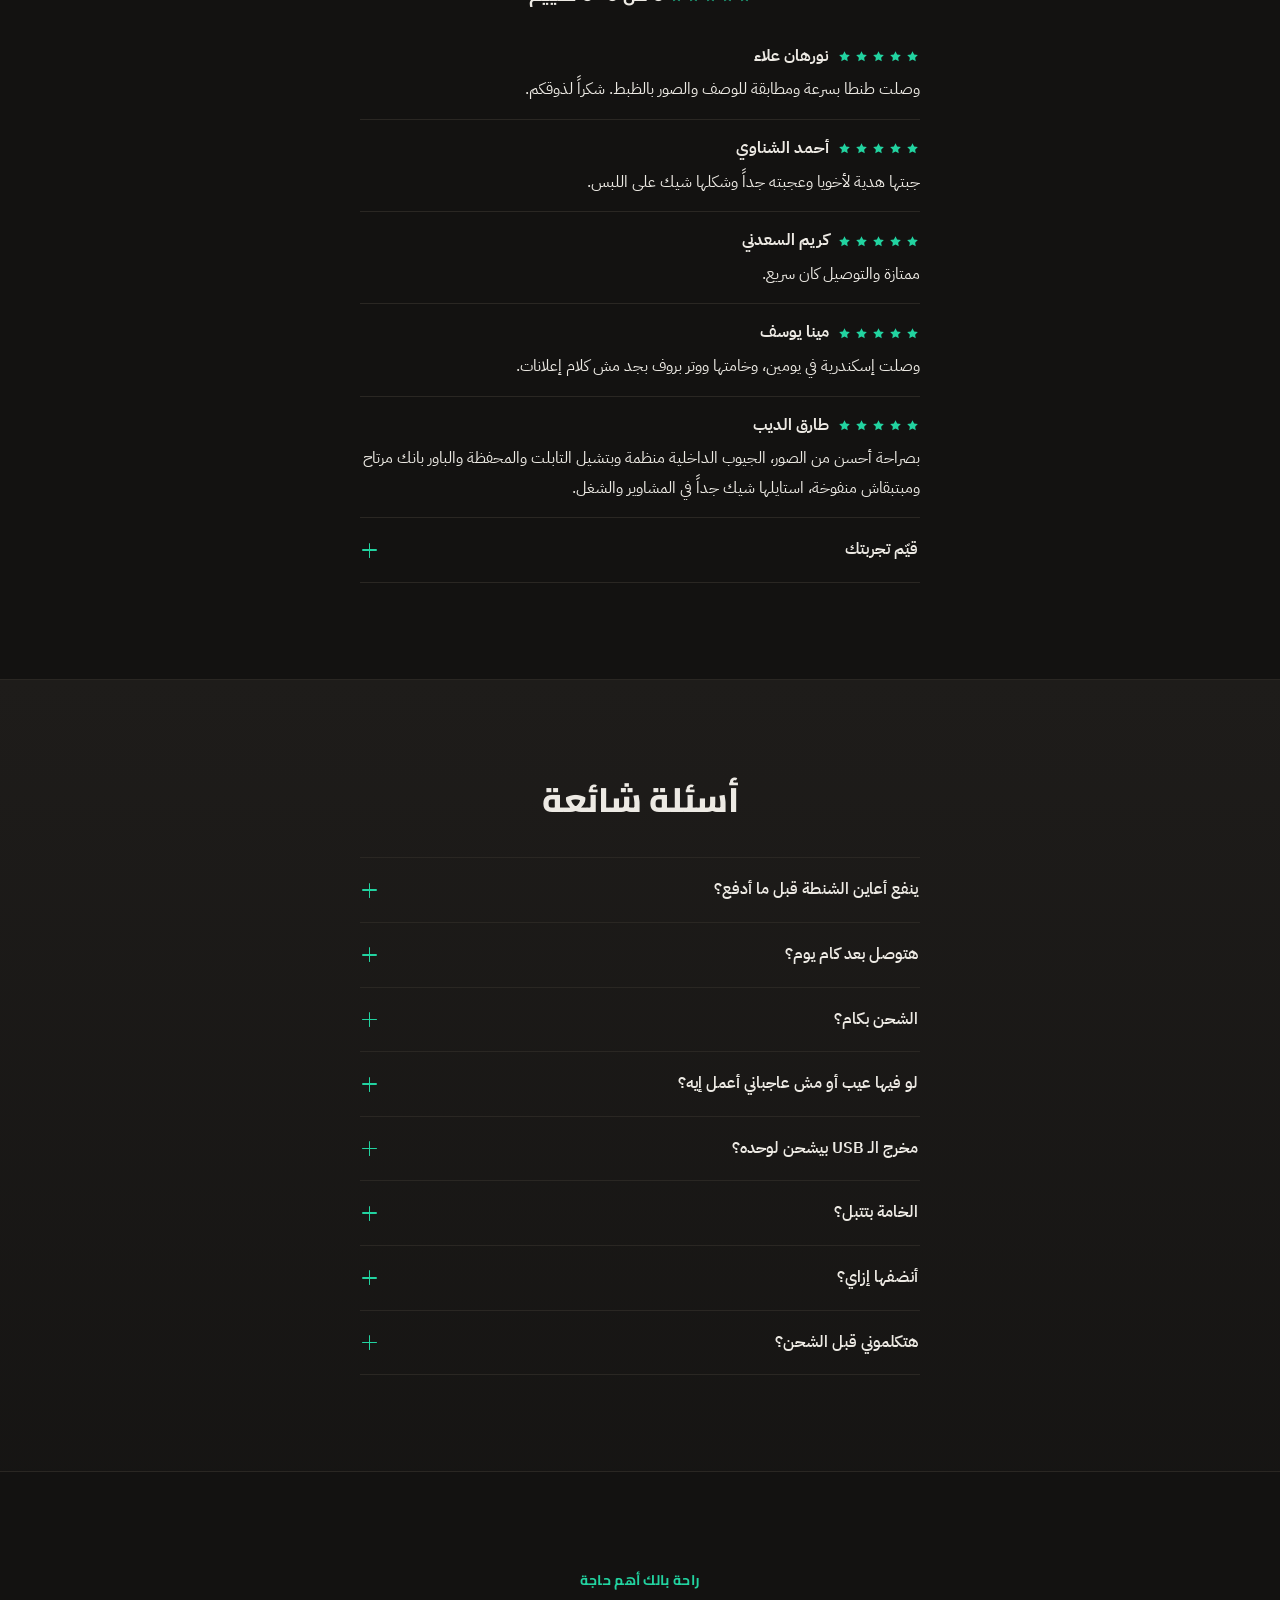
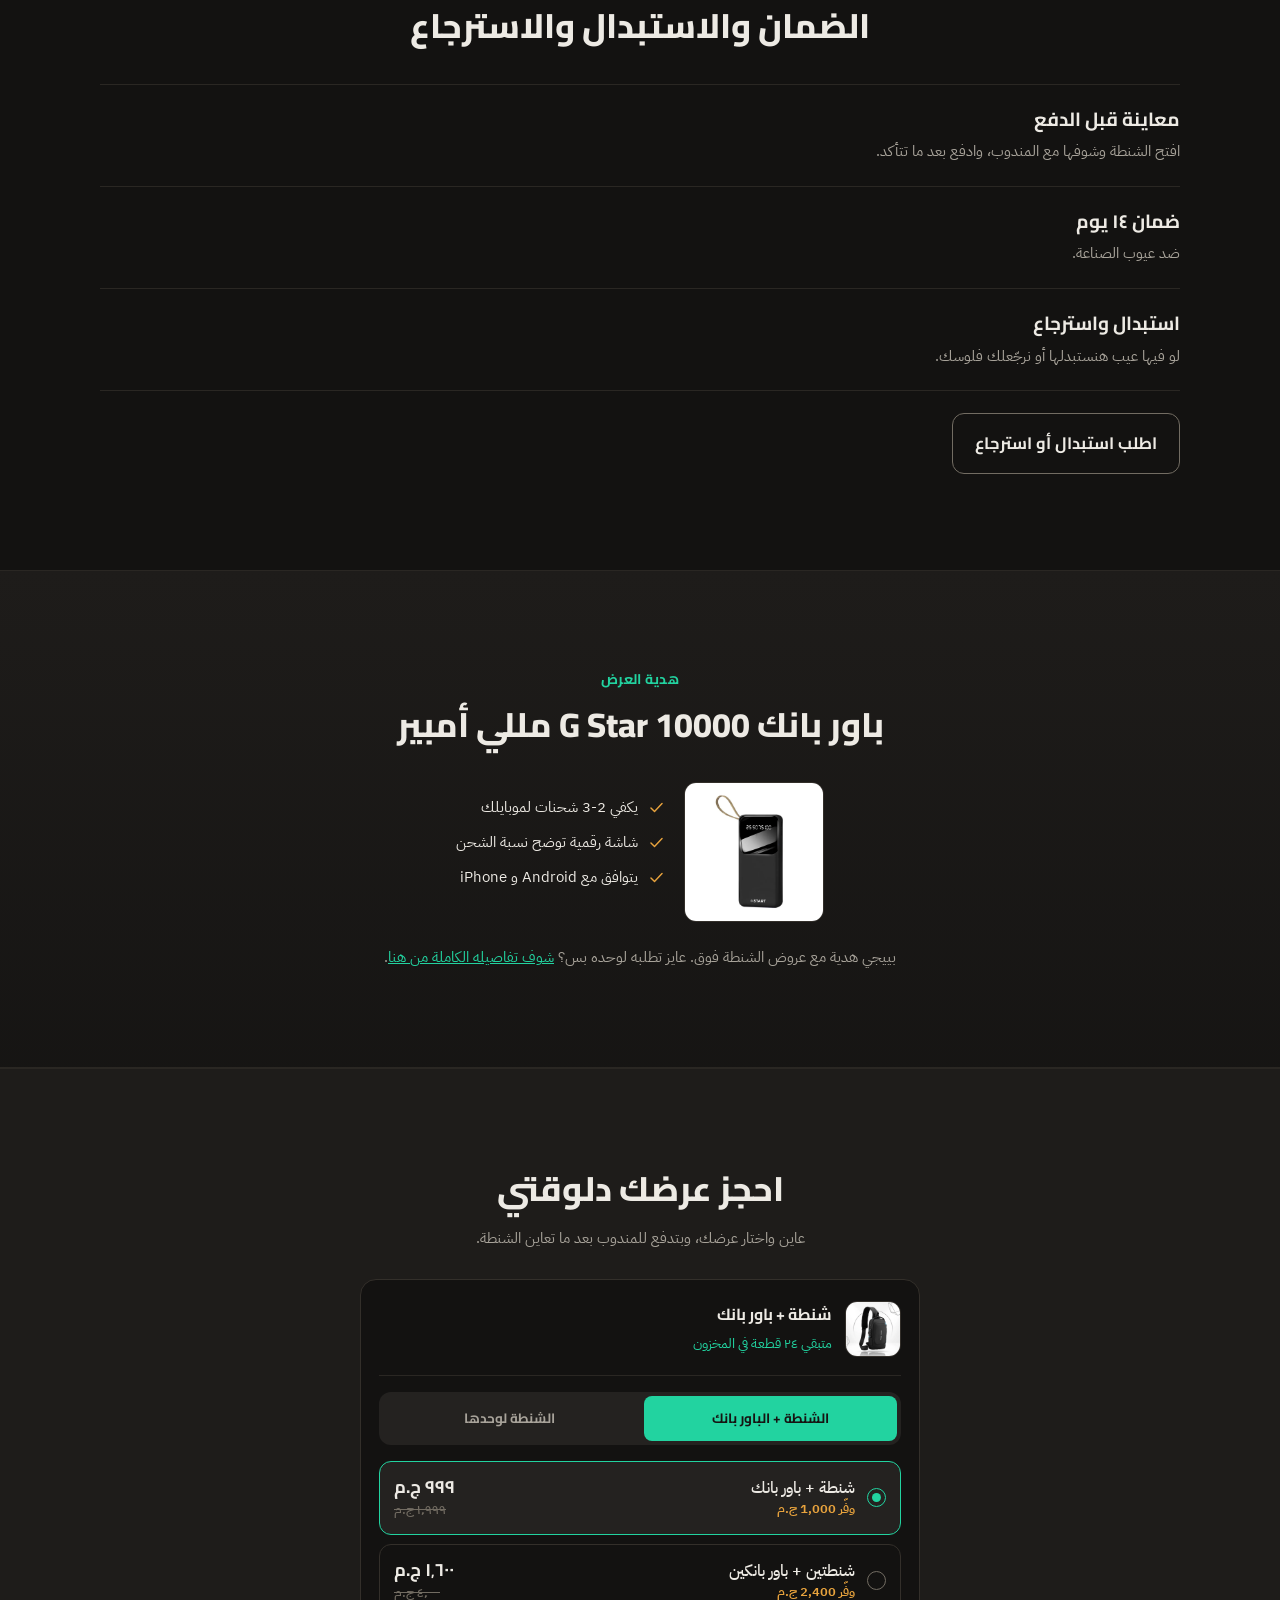
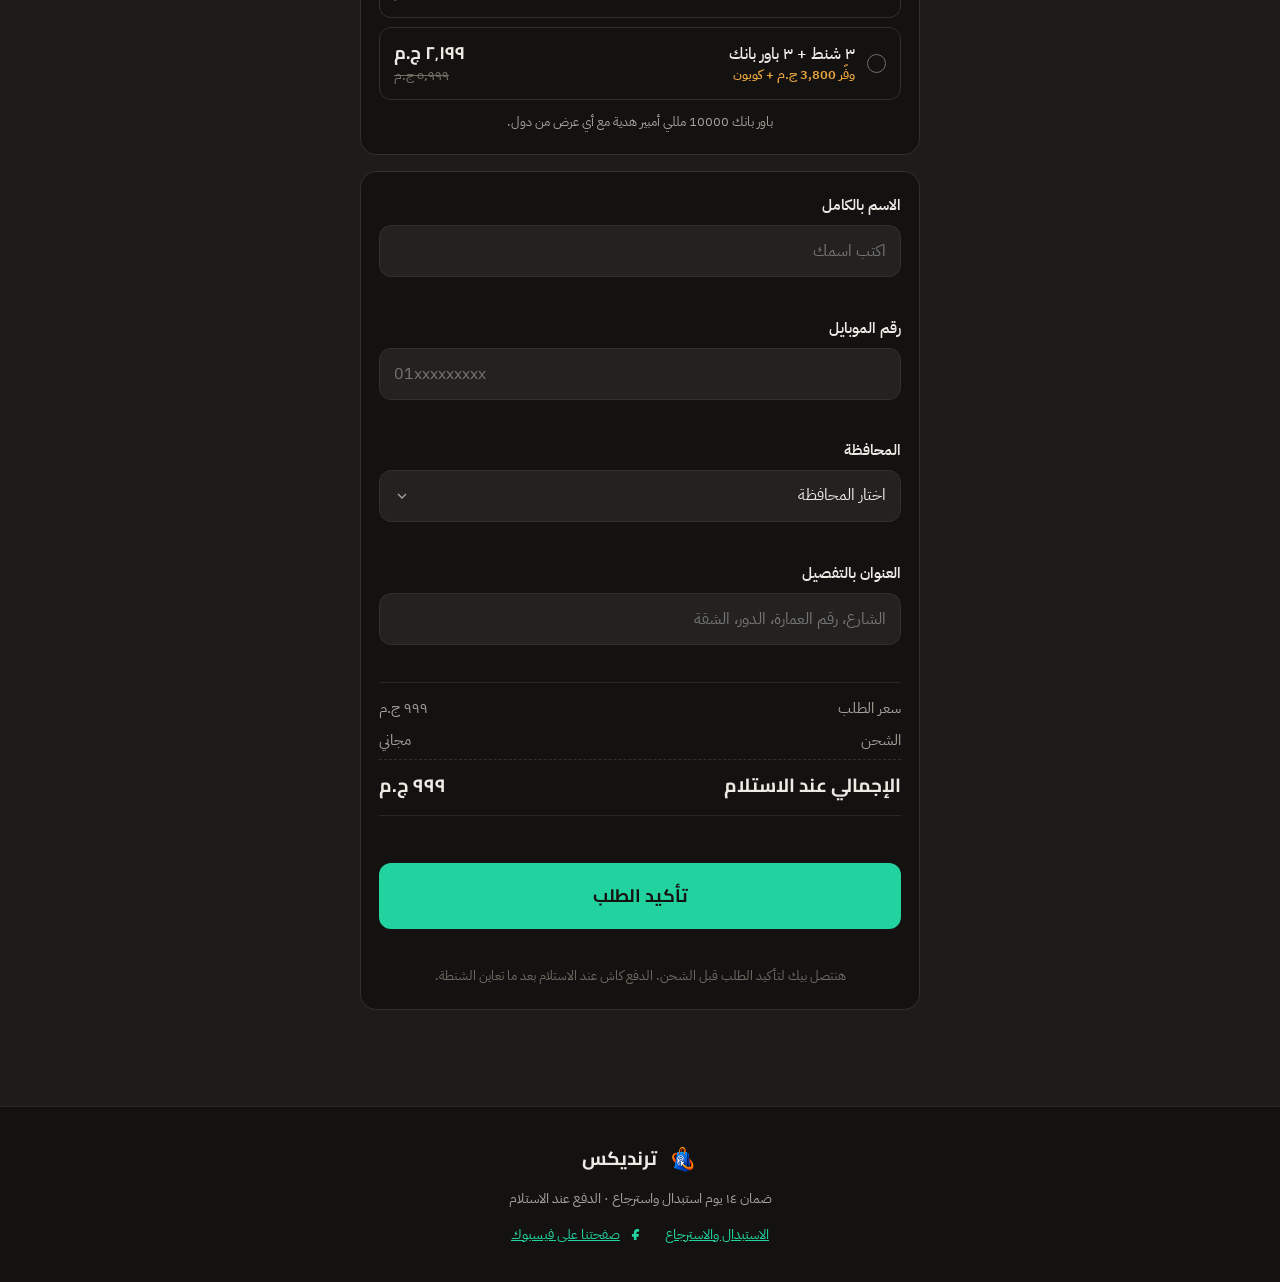
<file: thanks.html>
<!doctype html>
<html lang="ar" dir="rtl">
<head>
<meta charset="utf-8">
<meta name="viewport" content="width=device-width,initial-scale=1,viewport-fit=cover">
<title>تم استلام طلبك | ترنديكس</title>
<meta name="robots" content="noindex,nofollow">
<link rel="icon" href="assets/icons/favicon.ico" sizes="any">
<link rel="apple-touch-icon" href="assets/icons/apple-touch-icon.png">
<link href="https://fonts.googleapis.com/css2?family=Cairo:wght@700;800;900&family=IBM+Plex+Sans+Arabic:wght@400;500;700&display=swap" rel="stylesheet">
<link rel="stylesheet" href="style.css">
</head>
<body>
<svg width="0" height="0" style="position:absolute" aria-hidden="true">
  <defs><symbol id="i-check" viewBox="0 0 24 24"><path d="M5 12.5l4.5 4.5L19 7"/></symbol></defs>
</svg>

<header class="hdr">
  <div class="wrap hdr-in">
    <a class="logo" href="index.html" aria-label="ترنديكس"><img src="assets/img/logo-mark.png" width="38" height="38" alt=""><span data-brand>ترنديكس</span></a>
  </div>
</header>

<main class="tk">
  <div class="wrap narrow">
    <div class="tk-box">
      <div class="tk-check"><svg class="ic"><use href="#i-check"/></svg></div>
      <h1>تم استلام طلبك</h1>
      <p>هنتصل بيك على <b id="phoneOut"></b> لتأكيد الطلب قبل الشحن. خلّي موبايلك متاح.</p>
      <div class="tk-id">رقم الطلب: <span id="idOut"></span></div>

      <div class="tk-sum">
        <div class="row"><span>الطلب</span><span id="offerOut"></span></div>
        <div class="row tot"><span>الإجمالي عند الاستلام</span><span id="totalOut"></span></div>
      </div>

      <div class="tk-coupon" id="couponBox" hidden>
        <span id="couponLabel"></span><br>
        <b id="couponOut"></b><br>
        <small>احتفظ بالكود، هتحتاجه في طلبك الجاي.</small>
      </div>

      <a class="btn btn-lg" href="index.html">رجوع للصفحة الرئيسية</a>
    </div>
  </div>
</main>

<footer class="foot">
  <div class="wrap">
    <div class="foot-brand"><img src="assets/img/logo-mark.png" width="32" height="32" alt=""><b data-brand>ترنديكس</b></div>
    <p>ضمان <span data-warranty></span> يوم استبدال واسترجاع · الدفع عند الاستلام</p>
  </div>
</footer>

<script src="config.js"></script>
<script src="tracking.js"></script>
<script>
(function () {
  var C = window.CONFIG, TX = window.TX;
  var $ = function (s) { return document.querySelector(s); };
  var $$ = function (s) { return Array.prototype.slice.call(document.querySelectorAll(s)); };
  $$('[data-brand]').forEach(function (e) { e.textContent = C.brand; });
  $$('[data-warranty]').forEach(function (e) { e.textContent = Number(C.warrantyDays).toLocaleString('ar-EG'); });

  var q = new URLSearchParams(location.search);
  var id = q.get('id'), total = q.get('total'), offer = q.get('offer'), phone = q.get('phone'), coupon = q.get('coupon');

  // لو الصفحة اتفتحت من غير بيانات طلب (زيارة مباشرة)، رجّعه للرئيسية بدل ما يشوف صفحة فاضية
  if (!id || !total) { location.replace('index.html'); return; }

  $('#idOut').textContent = id;
  $('#offerOut').textContent = offer || '';
  $('#totalOut').textContent = Number(total).toLocaleString('ar-EG') + ' ج.م';
  $('#phoneOut').textContent = phone || '';
  if (coupon) {
    $('#couponBox').hidden = false;
    $('#couponLabel').textContent = C.couponText || 'كوبون خصم على طلبك الجاي';
    $('#couponOut').textContent = coupon;
  }

  TX.track('Purchase', { value: Number(total), currency: 'EGP', content_name: 'شنطة كروس ضد السرقة' }, id);
})();
</script>
</body>
</html>
</file>
<file: style.css>
:root{
  --bg:#131211;--panel:#1E1C1A;--panel2:#242220;
  --ink:#EDEAE4;--dim:#A8A39A;--faint:#726C62;
  --line:#332F2A;--line-soft:#2A2723;
  --copper:#22D3A0;--copper-d:#159C79;--olive:#E8A33D;
  --ok:#5C8478;--bad:#C1543C;
  --r:16px;--rs:12px;--ease:cubic-bezier(.22,.7,.2,1);
}
*{box-sizing:border-box;margin:0;padding:0}
[hidden]{display:none!important}
html{scroll-behavior:smooth;-webkit-text-size-adjust:100%}
body{font-family:'IBM Plex Sans Arabic','Segoe UI',Tahoma,system-ui,sans-serif;font-size:16px;line-height:1.85;color:var(--ink);background:var(--bg);overflow-x:hidden}
img,video{max-width:100%;display:block}
a{color:inherit}
button,input,select{font:inherit;color:inherit}
ul,ol{list-style:none}
.wrap{max-width:1120px;margin-inline:auto;padding-inline:20px}
.narrow{max-width:600px}
.ic{width:19px;height:19px;fill:none;stroke:currentColor;stroke-width:1.8;stroke-linecap:round;stroke-linejoin:round;flex:none}
:focus-visible{outline:2px solid var(--copper);outline-offset:2px}
h1,h2,h3{font-family:'Cairo','IBM Plex Sans Arabic',sans-serif}

/* الشريط العلوي والهيدر */
.topbar{background:#0A0908;color:var(--dim);font-size:13px;text-align:center;padding:8px 0;line-height:1.6;border-bottom:1px solid var(--line-soft)}
.topbar b{color:var(--copper);font-weight:700}
.hdr{position:sticky;top:0;z-index:40;background:rgba(19,18,17,.92);-webkit-backdrop-filter:blur(10px);backdrop-filter:blur(10px);border-bottom:1px solid var(--line-soft)}
.hdr-in{display:flex;align-items:center;justify-content:space-between;height:64px}
.hdr-actions{display:flex;align-items:center;gap:10px}
.icon-link{display:grid;place-items:center;width:38px;height:38px;border-radius:50%;border:1px solid var(--line);color:var(--dim);transition:border-color .2s,color .2s}
.icon-link:hover{border-color:var(--copper);color:var(--copper)}
.icon-link-inline{display:inline-flex;align-items:center;gap:6px}
.logo{display:flex;align-items:center;gap:10px;text-decoration:none;font-weight:800;font-size:21px;color:var(--ink);font-family:'Cairo',sans-serif}
.logo img{border-radius:4px}

/* الأزرار */
.btn{display:inline-flex;align-items:center;justify-content:center;gap:8px;background:var(--copper);color:#161412;border:0;border-radius:var(--rs);padding:14px 22px;font-weight:700;font-size:16.5px;font-family:'Cairo',sans-serif;text-decoration:none;cursor:pointer;transition:background .2s,transform .15s var(--ease);-webkit-tap-highlight-color:transparent}
.btn:hover{background:#c49d68}
.btn:active{transform:scale(.98)}
.btn:disabled{opacity:.5;cursor:not-allowed}
.btn-sm{padding:9px 18px;font-size:14.5px}
.btn-lg{width:100%;padding:16px 20px;font-size:18px}
.btn-lg[data-cta]{animation:breathe 3.2s ease-in-out infinite}
@keyframes breathe{0%,100%{box-shadow:0 0 0 0 rgba(34,211,160,.35)}50%{box-shadow:0 0 0 10px rgba(34,211,160,0)}}
@media (prefers-reduced-motion:reduce){.btn-lg[data-cta]{animation:none}}
.btn-ghost{background:transparent;border:1px solid var(--faint);color:var(--ink);margin-top:22px}
.btn-ghost:hover{background:var(--panel2);border-color:var(--copper)}
.link{background:none;border:0;color:var(--copper);font-weight:600;cursor:pointer;padding:8px;font-size:15px}

/* الهيرو: نفس خلفية الصفحة، من غير كارت أبيض */
.hero{position:relative;padding:24px 0 46px;border-bottom:1px solid var(--line-soft);overflow:hidden}
.hero::before{content:"";position:absolute;top:-30%;inset-inline-end:-15%;width:70%;aspect-ratio:1;background:radial-gradient(circle,rgba(34,211,160,.14),transparent 70%);pointer-events:none;z-index:0}
.hero .wrap{position:relative;z-index:1}
.hero-grid{display:grid;gap:30px}
.gallery{position:relative;min-width:0}
.badge{position:absolute;top:10px;inset-inline-start:10px;z-index:3;background:var(--copper);color:#161412;font-weight:800;font-size:14px;padding:5px 13px;border-radius:99px;font-family:'Cairo',sans-serif}
.slides{display:flex;overflow-x:auto;scroll-snap-type:x mandatory;scrollbar-width:none;border:1px solid var(--line);border-radius:var(--r);-webkit-overflow-scrolling:touch;overscroll-behavior-x:contain}
.slides::-webkit-scrollbar{display:none}
.slide{position:relative;flex:0 0 100%;scroll-snap-align:center;aspect-ratio:1;overflow:hidden;background:var(--panel)}
.slide img{position:absolute;inset:0;width:100%;height:100%;object-fit:cover}
.slide.fit{background:#0E0D0C}
.slide.fit img{inset:6%;width:88%;height:88%;object-fit:contain}
.slide.fit.white{background:#EDEAE4}
.thumbs{display:flex;gap:8px;margin-top:10px;overflow-x:auto;scrollbar-width:none;padding:2px}
.thumbs::-webkit-scrollbar{display:none}
.thumbs button{flex:none;width:54px;height:54px;border:1px solid var(--line);border-radius:var(--rs);background:var(--panel);padding:0;overflow:hidden;cursor:pointer;opacity:.55;transition:opacity .2s,border-color .2s}
.thumbs button.on{border-color:var(--copper);opacity:1}
.thumbs img{width:100%;height:100%;object-fit:cover}

.hero-copy{min-width:0}
.hero-copy .eyebrow{text-align:start}
h1{font-size:clamp(28px,7vw,44px);line-height:1.35;font-weight:900;color:var(--ink);margin:6px 0 14px}
.hl{color:var(--copper)}
.lead{color:var(--dim);font-size:16px;margin-bottom:18px}
.price{display:flex;align-items:baseline;gap:12px}
.price b{font-size:40px;font-weight:800;font-family:'Cairo',sans-serif;color:var(--ink)}
.price s{color:var(--faint);font-size:18px}
.shipnote{color:var(--dim);font-size:14px;margin:6px 0 18px}
.btn-lg{margin-bottom:20px}
.trust{display:grid;gap:9px;margin-bottom:20px}
.trust li{display:flex;gap:9px;align-items:center;font-size:14.5px;color:var(--ink)}
.trust i{color:var(--olive);display:flex}
.stock{border-top:1px solid var(--line-soft);padding-top:14px}
.stock #stockTxt{font-size:14px;color:var(--copper);font-weight:600;display:block;margin-bottom:7px}
.bar{height:3px;background:var(--line);overflow:hidden}
.bar i{display:block;height:100%;width:0;background:var(--copper);transition:width .8s var(--ease)}

/* الأقسام */
.sec{padding:clamp(50px,9vw,96px) 0}
.panel{background:linear-gradient(180deg,var(--panel),var(--bg) 140%);border-top:1px solid var(--line-soft);border-bottom:1px solid var(--line-soft)}
.eyebrow{color:var(--copper);font-weight:700;font-size:14px;text-align:center;letter-spacing:.3px;margin-bottom:8px;font-family:'Cairo',sans-serif}
h2{font-size:clamp(24px,5.5vw,34px);line-height:1.4;font-weight:800;color:var(--ink);text-align:center;margin-bottom:34px}
h3{font-size:19px;line-height:1.5;font-weight:700;color:var(--ink);font-family:'Cairo',sans-serif}

/* قائمة المشاكل: أرقام + خطوط رفيعة بدل الكروت */
.plist{border-top:1px solid var(--line-soft)}
.plist li{display:flex;gap:18px;align-items:flex-start;padding:22px 0;border-bottom:1px solid var(--line-soft)}
.plist .n{flex:none;font-family:'Cairo',sans-serif;font-weight:800;font-size:22px;color:var(--copper-d);width:38px}
.plist h3{margin-bottom:4px}
.plist p{color:var(--dim);font-size:15px}
.solve{text-align:center;font-weight:700;color:var(--ink);font-size:18px;margin-top:28px;font-family:'Cairo',sans-serif}

/* المميزات: صف صورة+نص بخط فاصل بس، من غير كارت */
.frow{display:grid;gap:20px;align-items:center;padding:30px 0;border-bottom:1px solid var(--line-soft)}
.frow:first-of-type{border-top:1px solid var(--line-soft)}
.fimg{border:1px solid var(--line);border-radius:var(--r);overflow:hidden;background:#0E0D0C}
.fimg img{width:100%;height:auto;display:block}
.fnum{display:block;font-family:'Cairo',sans-serif;font-weight:800;color:var(--copper-d);font-size:15px;margin-bottom:6px}
.ftxt h3{margin-bottom:8px}
.ftxt p{color:var(--dim)}
.note{font-size:13.5px;margin-top:6px;color:var(--faint)}

/* الفيديو */
.vid-grid{display:grid;gap:30px;align-items:center;justify-items:center}
.vid-copy{text-align:center;max-width:440px}
.vid-copy h2{margin-bottom:12px}
.vid-copy p{color:var(--dim);margin-bottom:22px}
.phone{position:relative;width:min(280px,76vw);aspect-ratio:9/16;overflow:hidden;background:#000;border:1px solid var(--line)}
.phone video{width:100%;height:100%;object-fit:cover}
.vplay{position:absolute;inset:0;margin:auto;width:58px;height:58px;border-radius:50%;border:0;background:rgba(19,18,17,.7);color:var(--ink);display:grid;place-items:center;cursor:pointer;transition:opacity .25s}
.vplay .ic{width:26px;height:26px}
.vplay.hide{opacity:0;pointer-events:none}
.vsound{position:absolute;bottom:10px;inset-inline-end:10px;width:36px;height:36px;border-radius:50%;border:0;background:rgba(19,18,17,.75);color:var(--ink);display:grid;place-items:center;cursor:pointer;z-index:2}

/* المواصفات */
.specs{border-top:1px solid var(--line-soft)}
.specs div{display:flex;gap:14px;padding:13px 0;border-bottom:1px solid var(--line-soft)}
.specs dt{flex:0 0 104px;color:var(--dim);font-size:14.5px}
.specs dd{font-weight:500}
.for{text-align:center;color:var(--dim);margin-top:20px;font-size:15px}

/* التقييمات */
.rev-sum{text-align:center;font-size:18px;font-weight:700;margin-bottom:16px;font-family:'Cairo',sans-serif}
.stars{color:var(--copper);display:inline-flex;gap:2px;vertical-align:middle}
.stars .ic{width:15px;height:15px;fill:currentColor;stroke:none}
.stars .off{color:var(--line)}
.rev{border-bottom:1px solid var(--line-soft);padding:14px 0}
.rev b{margin-inline-start:8px}
.rev p{margin-top:4px;color:var(--ink)}
.muted{color:var(--dim);text-align:center;margin-bottom:18px}
.rf{display:grid;gap:10px;padding:6px 0 4px}
.rf input,.rf select{background:var(--panel2);border:1px solid var(--line);border-radius:var(--rs);height:48px;padding:0 14px}

/* الأكورديون */
.acc{border-bottom:1px solid var(--line-soft)}
.acc:first-child{border-top:1px solid var(--line-soft)}
.acc-q{width:100%;display:flex;align-items:center;justify-content:space-between;gap:12px;background:none;border:0;padding:17px 2px;text-align:start;font-weight:600;font-size:16px;cursor:pointer;-webkit-tap-highlight-color:transparent}
.pm{position:relative;width:15px;height:15px;flex:none;color:var(--copper)}
.pm::before,.pm::after{content:"";position:absolute;inset:0;margin:auto;background:currentColor;border-radius:1px;transition:transform .3s var(--ease)}
.pm::before{width:15px;height:1.6px}.pm::after{width:1.6px;height:15px}
.acc-q[aria-expanded=true] .pm::after{transform:scaleY(0)}
.acc-a{display:grid;grid-template-rows:0fr;transition:grid-template-rows .3s var(--ease)}
.acc-a.open{grid-template-rows:1fr}
.acc-a>div{overflow:hidden}
.acc-a.open>div{padding-bottom:16px}
.acc-a p{color:var(--dim)}

/* الضمان */
.gcols{border-top:1px solid var(--line-soft);display:grid}
.gcols div{padding:20px 0;border-bottom:1px solid var(--line-soft)}
.gcols h3{margin-bottom:5px}
.gcols p{color:var(--dim);font-size:15px}

/* قسم الطلب */
.order-sec{background:var(--panel);border-top:1px solid var(--line-soft);scroll-margin-top:66px;position:relative}
.order-sub{text-align:center;color:var(--dim);margin:-22px 0 26px;font-size:15px}
.offer-card{background:var(--bg);border:1px solid var(--line);border-radius:var(--r);padding:20px 18px;margin-bottom:16px}
.mode-switch{display:flex;gap:8px;background:var(--panel2);border-radius:var(--rs);padding:4px;margin-bottom:16px}
.mode-switch button{flex:1;border:0;background:none;color:var(--dim);font-family:'Cairo',sans-serif;font-weight:700;font-size:13.5px;padding:10px 6px;border-radius:calc(var(--rs) - 4px);cursor:pointer;transition:background .2s,color .2s}
.mode-switch button.on{background:var(--copper);color:#161412}
.mode-note{color:var(--dim);font-size:13px;margin-top:10px;text-align:center}
.pb-teaser{display:flex;align-items:center;gap:18px;justify-content:center;flex-wrap:wrap}
.pb-teaser img{border-radius:var(--rs);border:1px solid var(--line);background:#fff;flex:none}
.pb-teaser .trust{display:grid;gap:8px}
.pb-teaser-note{text-align:center;color:var(--dim);font-size:14.5px;margin-top:22px}
.pb-teaser-note a{color:var(--copper);text-decoration:underline}
.pb-cross-note{text-align:center;color:var(--dim);font-size:13.5px;margin:-8px 0 16px}
.pb-cross-note a{color:var(--copper);text-decoration:underline}
.form{background:var(--bg);border:1px solid var(--line);border-radius:var(--r);padding:20px 18px 22px;display:grid;gap:16px;overflow:hidden}
.fhead{display:flex;gap:13px;align-items:center;padding-bottom:16px;margin-bottom:16px;border-bottom:1px solid var(--line-soft)}
.fhead img{width:56px;height:56px;object-fit:cover;border:1px solid var(--line);border-radius:var(--rs)}
.fhead b{display:block;font-family:'Cairo',sans-serif;font-size:16px}
.fhead span{font-size:13.5px;color:var(--copper)}

.fld{display:grid;gap:6px}
.fld label{font-weight:600;font-size:14.5px}
.fld input,.fld select{width:100%;height:52px;padding:0 14px;font-size:16px;font-weight:400;border:1px solid var(--line);background:var(--panel2);color:var(--ink);border-radius:var(--rs);transition:border-color .2s}
.fld input:focus,.fld select:focus{border-color:var(--copper);outline:none}
.fld select{appearance:none;-webkit-appearance:none;background-image:url("data:image/svg+xml,%3Csvg xmlns='http://www.w3.org/2000/svg' viewBox='0 0 24 24' fill='none' stroke='%23A8A39A' stroke-width='2'%3E%3Cpath d='M6 9l6 6 6-6'/%3E%3C/svg%3E");background-repeat:no-repeat;background-position:left 14px center;background-size:16px}
.ferr{color:var(--bad);font-size:13px;min-height:1.2em;display:block}
.hp{position:absolute;top:0;left:0;width:0;height:0;opacity:0;overflow:hidden;pointer-events:none}
fieldset{border:0;min-width:0}
legend{font-weight:700;font-size:14.5px;margin-bottom:9px;font-family:'Cairo',sans-serif}
.offers{display:grid;gap:9px}
.offer{position:relative;display:flex;align-items:center;gap:12px;border:1px solid var(--line);border-radius:var(--rs);padding:13px 14px;cursor:pointer;font-weight:500;transition:border-color .2s,background .2s;-webkit-tap-highlight-color:transparent}
.offer input{position:absolute;opacity:0;pointer-events:none}
.offer .dot{flex:none;width:19px;height:19px;border-radius:50%;border:1.5px solid var(--faint);display:grid;place-items:center;transition:.2s}
.offer .dot::after{content:"";width:9px;height:9px;border-radius:50%;background:var(--copper);transform:scale(0);transition:transform .2s var(--ease)}
.offer.on{border-color:var(--copper);background:var(--panel2)}
.offer.on .dot{border-color:var(--copper)}
.offer.on .dot::after{transform:scale(1)}
.offer.dis{opacity:.4;cursor:not-allowed}
.offer .t{display:grid;line-height:1.5}
.offer .t small{color:var(--dim);font-size:12.5px;font-weight:400}
.offer .t em{font-style:normal;color:var(--olive);font-size:12.5px;font-weight:600}
.offer .p{margin-inline-start:auto;text-align:end;line-height:1.35}
.offer .p b{display:block;font-size:18px;font-family:'Cairo',sans-serif}
.offer .p s{color:var(--faint);font-size:12.5px}
.sumbox{border-top:1px solid var(--line-soft);border-bottom:1px solid var(--line-soft);padding:12px 0;display:grid;gap:5px}
.row{display:flex;justify-content:space-between;color:var(--dim);font-size:14.5px}
.row.tot{color:var(--ink);font-weight:700;font-size:19px;font-family:'Cairo',sans-serif;padding-top:8px;border-top:1px dashed var(--line)}
.chip-x{border:1px solid var(--line);background:none;color:var(--dim);width:18px;height:18px;border-radius:50%;font-size:12px;line-height:1;cursor:pointer;margin-inline-start:6px}
.chip-x:hover{border-color:var(--bad);color:var(--bad)}
.form-err{text-align:center;font-weight:600}
.fine{text-align:center;color:var(--faint);font-size:13px;line-height:1.7}

/* نوتفكيشن الباور بانك: تظهر بهدوء لما العميل يوصل للفورم */
.toast{position:fixed;left:14px;right:14px;bottom:calc(14px + env(safe-area-inset-bottom));z-index:60;max-width:460px;margin:0 auto;background:var(--panel);border:1px solid var(--line);border-radius:var(--r);padding:14px;display:flex;align-items:center;gap:10px;box-shadow:0 16px 40px rgba(0,0,0,.45);opacity:0;transform:translateY(12px);transition:opacity .3s var(--ease),transform .3s var(--ease);pointer-events:none}
.toast.show{opacity:1;transform:translateY(0);pointer-events:auto}
.toast img{width:46px;height:46px;object-fit:cover;border-radius:var(--rs);border:1px solid var(--line);flex:none}
.toast-txt{flex:1;min-width:0;display:grid;gap:2px}
.toast-txt b{font-size:13.5px;line-height:1.4}
.toast-txt span{font-size:12.5px;color:var(--copper)}
.toast-details{font-size:12px;color:var(--dim);text-decoration:underline;justify-self:start}
.toast .btn-sm{flex:none;white-space:nowrap}
.toast-close{position:absolute;top:6px;left:6px;width:22px;height:22px;border-radius:50%;border:0;background:none;color:var(--faint);font-size:16px;line-height:1;cursor:pointer}
.toast-close:hover{color:var(--ink)}
@media(min-width:900px){.toast{left:auto;right:26px;bottom:26px}}

/* إشعار "فلان طلب كذا" — بيانات حقيقية من نفس الشيت، بيظهر أعلى الصفحة عشان مايتعارضش مع الشريط الثابت أو توست الباور بانك */
.notify{position:fixed;top:78px;left:14px;z-index:55;max-width:290px;background:var(--panel);border:1px solid var(--line);border-radius:var(--r);padding:11px 34px 11px 12px;display:flex;align-items:center;gap:9px;box-shadow:0 14px 34px rgba(0,0,0,.4);opacity:0;transform:translateY(-8px);transition:opacity .3s var(--ease),transform .3s var(--ease);pointer-events:none}
.notify.show{opacity:1;transform:translateY(0);pointer-events:auto}
.notify-dot{width:8px;height:8px;border-radius:50%;background:var(--copper);flex:none;animation:pulseDot 1.8s ease-in-out infinite}
@keyframes pulseDot{0%,100%{box-shadow:0 0 0 0 rgba(34,211,160,.5)}50%{box-shadow:0 0 0 6px rgba(34,211,160,0)}}
.notify-txt{display:grid;gap:1px;min-width:0}
.notify-txt b{font-size:13px;font-weight:700}
.notify-txt span{color:var(--dim);font-size:12px}
.notify .toast-close{top:50%;left:8px;transform:translateY(-50%)}

/* الفوتر والشريط الثابت */
.foot{background:var(--bg);border-top:1px solid var(--line-soft);text-align:center;padding:34px 0 118px;font-size:14px;color:var(--dim)}
.foot-brand{display:flex;align-items:center;justify-content:center;gap:9px;margin-bottom:10px}
.foot-brand img{border-radius:4px}
.foot-brand b{color:var(--ink);font-size:19px;font-family:'Cairo',sans-serif}
.flinks{display:flex;gap:20px;justify-content:center;margin-top:10px}
.flinks a{color:var(--copper)}
.sticky{position:fixed;inset:auto 0 0 0;z-index:50;background:rgba(19,18,17,.95);-webkit-backdrop-filter:blur(10px);backdrop-filter:blur(10px);border-top:1px solid var(--line);padding:10px 16px calc(10px + env(safe-area-inset-bottom));display:flex;align-items:center;justify-content:space-between;gap:14px;transition:transform .3s var(--ease)}
.sticky.off{transform:translateY(115%)}
.sticky small{display:block;font-size:12px;color:var(--dim);line-height:1.3}
.sticky b{font-size:20px;font-family:'Cairo',sans-serif}
.sticky .btn{padding:12px 24px}

/* صفحة الشكر */
.tk{padding:70px 0}
.tk-box{max-width:520px;margin:auto;text-align:center;border:1px solid var(--line);border-radius:var(--r);padding:36px 22px;background:var(--panel)}
.tk-check{width:56px;height:56px;border-radius:50%;background:var(--olive);display:grid;place-items:center;margin:0 auto 18px}
.tk-check .ic{width:28px;height:28px;color:#fff;stroke-width:2.4}
.tk-box h1{font-size:26px;margin-bottom:8px}
.tk-box p{color:var(--dim)}
.tk-id{font-family:'Cairo',sans-serif;font-weight:800;color:var(--copper);font-size:19px;margin:14px 0}
.tk-sum{text-align:start;border-top:1px solid var(--line-soft);border-bottom:1px solid var(--line-soft);margin:22px 0;padding:14px 0;display:grid;gap:6px}
.tk-coupon{border:1px dashed var(--copper-d);border-radius:var(--rs);padding:14px;margin-top:18px;background:var(--panel2)}
.tk-coupon b{font-size:21px;letter-spacing:1px;direction:ltr;display:inline-block;color:var(--copper)}
.tk-box .btn{margin-top:22px}

/* الديسكتوب */
@media(min-width:900px){
  .foot{padding-bottom:34px}
  .sticky{display:none}
  .hero{padding:40px 0 76px}
  .hero-grid{grid-template-columns:minmax(0,1.05fr) minmax(0,1fr);gap:60px;align-items:center}
  .vid-grid{grid-template-columns:1fr auto;gap:76px;justify-items:start}
  .vid-copy{text-align:start;max-width:480px;justify-self:end}
  .vid-copy h2,.vid-copy .eyebrow{text-align:start}
  .frow{grid-template-columns:280px 1fr;gap:44px}
  .frow:nth-of-type(even){grid-template-columns:1fr 280px}
  .frow:nth-of-type(even) .fimg{order:2}
  .hero-copy .btn-lg{width:auto;min-width:340px}
}
@media(max-width:380px){.price b{font-size:34px}}
@media(prefers-reduced-motion:reduce){
  html{scroll-behavior:auto}
  *,*::before,*::after{transition:none!important}
}
</file>
